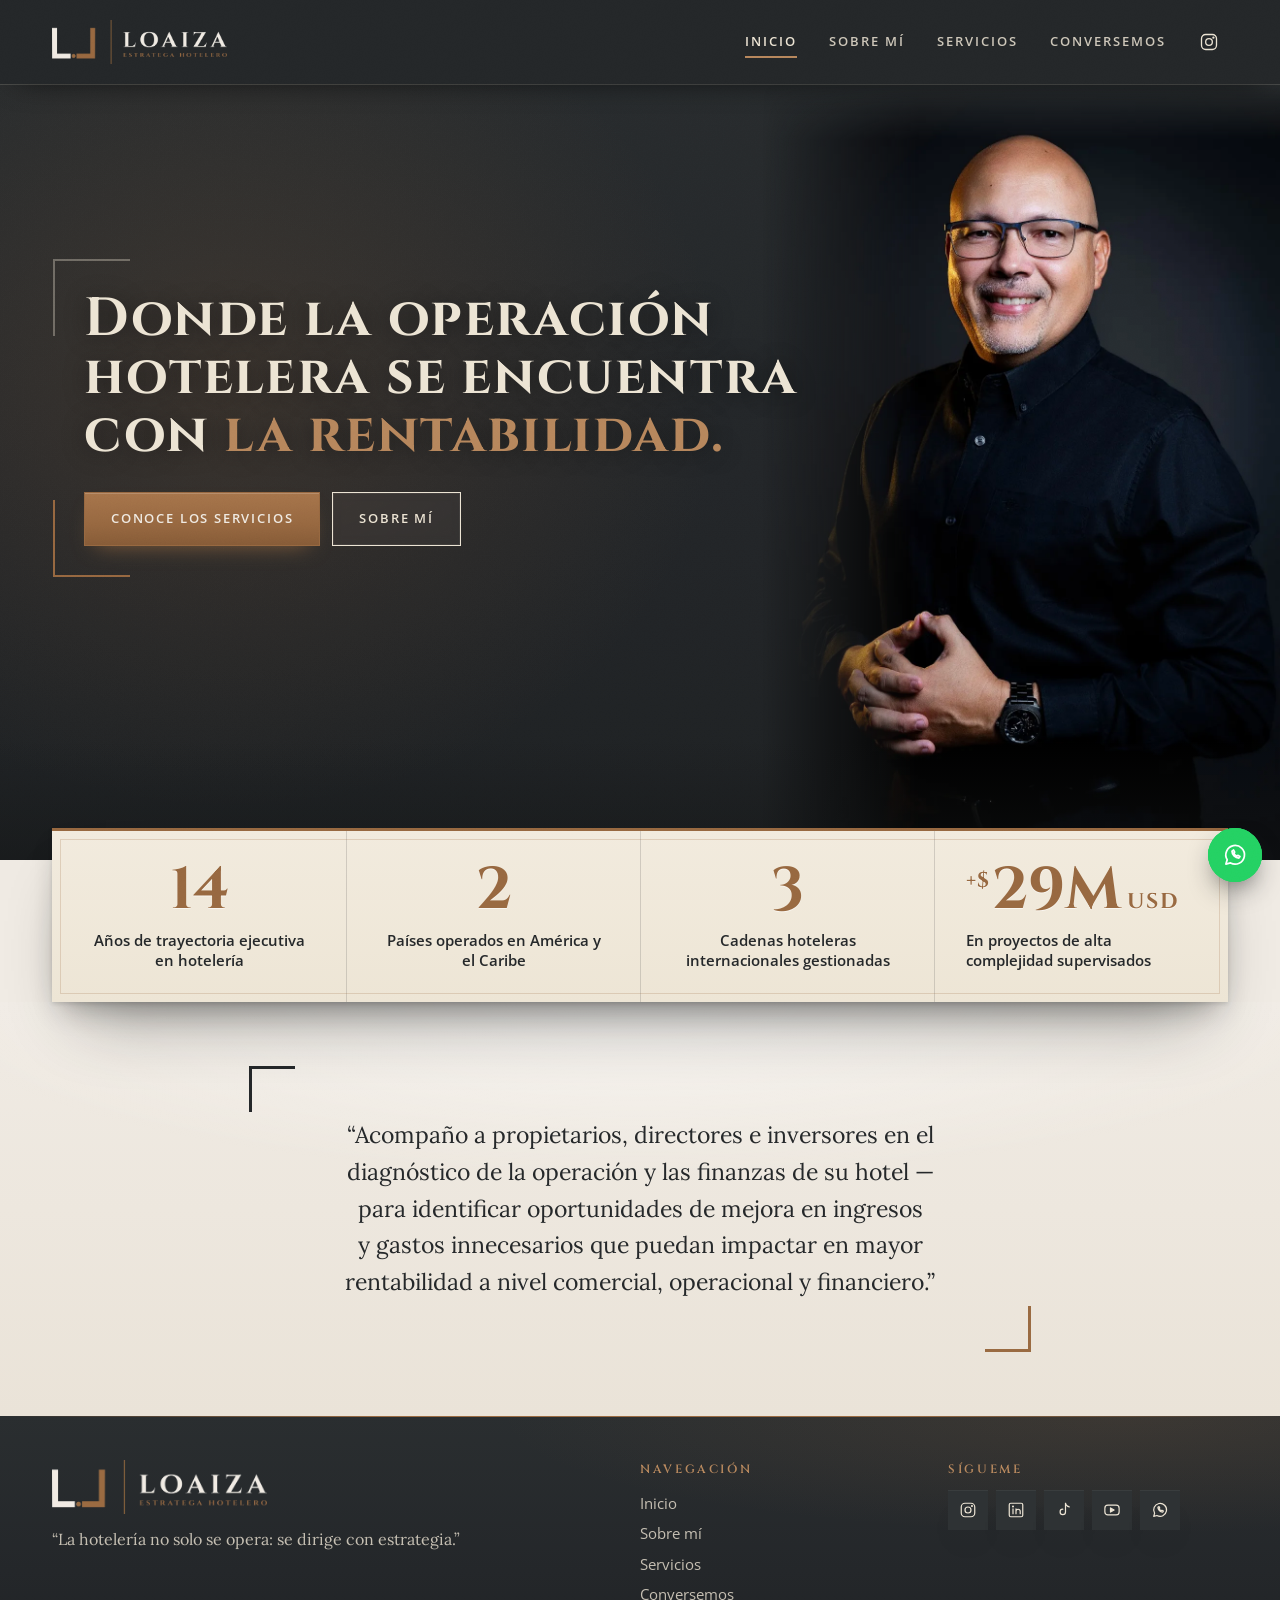
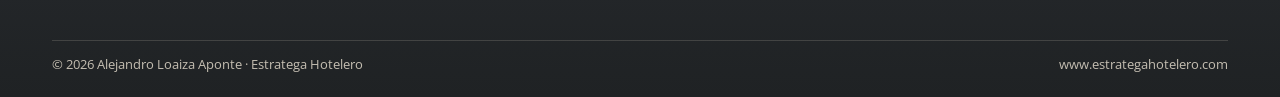
<file: index.html>
<!doctype html>
<html lang="es">
<head>
  <meta charset="utf-8">
  <meta name="viewport" content="width=device-width, initial-scale=1">
  <title>Alejandro Loaiza · Estratega Hotelero</title>
  <meta name="description" content="Donde la operación hotelera se encuentra con la rentabilidad. Consultoría hotelera, formación de directivos y conferencias con 30 años de trayectoria en cinco países.">
  <meta property="og:title" content="Alejandro Loaiza · Estratega Hotelero">
  <meta property="og:description" content="Operación, finanzas y estrategia bajo una misma visión.">
  <meta property="og:url" content="https://www.estrategahotelero.com/">
  <meta name="theme-color" content="#25282A">
  <link rel="icon" href="img/favicon.svg" type="image/svg+xml">
  <link rel="preconnect" href="https://fonts.googleapis.com">
  <link rel="preconnect" href="https://fonts.gstatic.com" crossorigin>
  <link href="https://fonts.googleapis.com/css2?family=Cinzel:wght@400;600;700&family=Lora:wght@400;500;600&family=Open+Sans:wght@300;400;600&display=swap" rel="stylesheet">
  <link rel="stylesheet" href="css/styles.css">
</head>
<body>

<svg width="0" height="0" style="position:absolute" aria-hidden="true">
  <symbol id="iso" viewBox="0 0 100 71">
    <path style="fill:var(--iso-a)" d="M0 0H11.4V59.4H43V71H0Z"/>
    <circle style="fill:var(--iso-b)" cx="50" cy="65.2" r="4.6"/>
    <path style="fill:var(--iso-b)" d="M100 0H88.6V59.4H57V71H100Z"/>
  </symbol>
  <symbol id="i-wa" viewBox="0 0 24 24" fill="none" stroke="currentColor" stroke-width="1.6" stroke-linecap="round" stroke-linejoin="round"><path d="M3.6 20.4l1.2-4.1a8.6 8.6 0 1 1 3.1 3z"/><path d="M9.2 8.4c0 3.5 2.9 6.4 6.4 6.4l1-1.5-2-1-.9.8a4.6 4.6 0 0 1-2.8-2.8l.8-.9-1-2z"/></symbol>
  <symbol id="i-ig" viewBox="0 0 24 24" fill="none" stroke="currentColor" stroke-width="1.6" stroke-linecap="round" stroke-linejoin="round"><rect x="3" y="3" width="18" height="18" rx="5"/><circle cx="12" cy="12" r="4"/><circle cx="17.3" cy="6.7" r=".6" fill="currentColor"/></symbol>
  <symbol id="i-in" viewBox="0 0 24 24" fill="none" stroke="currentColor" stroke-width="1.6" stroke-linecap="round" stroke-linejoin="round"><rect x="3" y="3" width="18" height="18" rx="2"/><path d="M8 10.5V17M12 17v-6.5M12 13.8a2.8 2.8 0 0 1 5.6 0V17"/><circle cx="8" cy="7.4" r=".6" fill="currentColor"/></symbol>
  <symbol id="i-tt" viewBox="0 0 24 24" fill="none" stroke="currentColor" stroke-width="1.6" stroke-linecap="round" stroke-linejoin="round"><path d="M14 3v11.5a3.6 3.6 0 1 1-3.6-3.6"/><path d="M14 3c.4 2.6 2.3 4.5 5 4.8"/></symbol>
  <symbol id="i-yt" viewBox="0 0 24 24" fill="none" stroke="currentColor" stroke-width="1.6" stroke-linecap="round" stroke-linejoin="round"><rect x="2.5" y="5.5" width="19" height="13" rx="4"/><path d="M10 9.2v5.6l4.8-2.8z" fill="currentColor"/></symbol>
  <linearGradient id="g-ig" x1="0" y1="1" x2="1" y2="0">
    <stop offset="0" stop-color="#FEDA75"/><stop offset=".3" stop-color="#FA7E1E"/><stop offset=".55" stop-color="#D62976"/><stop offset=".8" stop-color="#962FBF"/><stop offset="1" stop-color="#4F5BD5"/>
  </linearGradient>
  <symbol id="b-ig" viewBox="0 0 24 24"><rect width="24" height="24" rx="6" fill="url(#g-ig)"/><g fill="none" stroke="#fff" stroke-width="1.8"><rect x="5" y="5" width="14" height="14" rx="4"/><circle cx="12" cy="12" r="3.3"/></g><circle cx="16.1" cy="7.9" r="1" fill="#fff"/></symbol>
  <symbol id="b-in" viewBox="0 0 24 24"><rect width="24" height="24" rx="4" fill="#0A66C2"/><g fill="#fff"><rect x="5.5" y="9.5" width="2.8" height="9"/><circle cx="6.9" cy="6.5" r="1.65"/><path d="M10.6 9.5h2.7v1.25c.45-.8 1.5-1.45 2.9-1.45 2.4 0 2.9 1.6 2.9 3.6v5.6h-2.8v-4.9c0-1.1-.2-2-1.35-2-1.2 0-1.55.85-1.55 2v4.9h-2.8z"/></g></symbol>
  <symbol id="b-tt" viewBox="0 0 24 24"><rect width="24" height="24" rx="6" fill="#000"/><g fill="none" stroke-width="2.2" stroke-linecap="round" stroke-linejoin="round" transform="translate(3.3 3.4) scale(.72)"><g stroke="#25F4EE" transform="translate(-.9 -.7)"><path d="M14 3v11.5a3.6 3.6 0 1 1-3.6-3.6"/><path d="M14 3c.4 2.6 2.3 4.5 5 4.8"/></g><g stroke="#FE2C55" transform="translate(.9 .7)"><path d="M14 3v11.5a3.6 3.6 0 1 1-3.6-3.6"/><path d="M14 3c.4 2.6 2.3 4.5 5 4.8"/></g><g stroke="#fff"><path d="M14 3v11.5a3.6 3.6 0 1 1-3.6-3.6"/><path d="M14 3c.4 2.6 2.3 4.5 5 4.8"/></g></g></symbol>
</svg>

<header class="header">
  <div class="contenedor">
    <a href="index.html" class="isologo" aria-label="Loaiza · Estratega Hotelero — Inicio"><img class="logo" src="img/loaiza-logo-nav.webp" alt="" width="1000" height="251"></a>
    <button class="menu-toggle" aria-label="Abrir menú" aria-expanded="false"><span></span><span></span><span></span></button>
    <nav class="nav" aria-label="Principal">
      <a href="index.html" aria-current="page">Inicio</a>
      <a href="sobre-mi.html">Sobre mí</a>
      <a href="servicios.html">Servicios</a>
      <a href="contacto.html">Conversemos</a>
      <a href="contacto.html" class="btn oculto">Escríbeme</a>
    </nav>
    <div class="header-redes">
      <a href="https://instagram.com/elestrategahotelero" target="_blank" rel="noopener" aria-label="Instagram"><svg><use href="#i-ig"/></svg></a>
      <a class="oculto" data-wa="general" href="#" aria-label="WhatsApp"><svg><use href="#i-wa"/></svg></a>
    </div>
  </div>
</header>

<main>

  <!-- HOME -->
  <section class="hero hero--inicio">
    <img class="hero-foto" src="img/fotos-heros/imagen-inicial.webp" alt="Alejandro Loaiza Aponte, Estratega Hotelero" fetchpriority="high">
    <div class="contenedor">
      <h1 class="revelar">Donde la operación hotelera se encuentra con <em>la rentabilidad.</em></h1>
      <div class="botones revelar retraso-1">
        <a href="servicios.html" class="btn">Conoce los servicios</a>
        <a href="sobre-mi.html" class="btn btn-linea">Sobre mí</a>
      </div>
    </div>
  </section>

  <!-- NÚMEROS -->
  <section class="numeros" aria-label="Trayectoria en cifras">
    <div class="contenedor">
      <div class="grid">
        <div class="numero" data-contar="30">
          <div class="cifra"><span class="valor">30</span></div>
          <p>Años de trayectoria ejecutiva en hotelería</p>
        </div>
        <div class="numero" data-contar="5">
          <div class="cifra"><span class="valor">5</span></div>
          <p>Países operados en América y el Caribe</p>
        </div>
        <div class="numero" data-contar="7">
          <div class="cifra"><span class="valor">7</span></div>
          <p>Cadenas hoteleras internacionales gestionadas</p>
        </div>
        <div class="numero" data-contar="60">
          <div class="cifra"><small>+$</small><span class="valor">60</span>M<small class="moneda">USD</small></div>
          <p>En proyectos de alta complejidad supervisados</p>
        </div>
      </div>
    </div>
  </section>

  <!-- PROPUESTA -->
  <section class="seccion intro">
    <div class="contenedor">
      <p class="apertura">“Acompaño a propietarios, directores e inversores en el diagnóstico de la operación y las finanzas de su hotel — para identificar oportunidades de mejora en ingresos y gastos innecesarios que puedan impactar en mayor rentabilidad a nivel comercial, operacional y financiero.”</p>
    </div>
  </section>

</main>

<footer class="footer">
  <div class="contenedor">
    <div class="grid">
      <div>
        <a href="index.html" class="isologo" aria-label="Loaiza · Estratega Hotelero"><img class="logo" src="img/loaiza-logo-nav.webp" alt="" width="1000" height="251"></a>
        <p class="lema">“La hotelería no solo se opera: se dirige con estrategia.”</p>
      </div>
      <div>
        <h4>Navegación</h4>
        <ul>
          <li><a href="index.html">Inicio</a></li>
          <li><a href="sobre-mi.html">Sobre mí</a></li>
          <li><a href="servicios.html">Servicios</a></li>
          <li><a href="contacto.html">Conversemos</a></li>
        </ul>
      </div>
      <div>
        <h4>Sígueme</h4>
        <div class="iconos">
          <a href="https://instagram.com/elestrategahotelero" target="_blank" rel="noopener" aria-label="Instagram"><svg><use href="#i-ig"/></svg></a>
          <a data-linkedin href="#" aria-label="LinkedIn"><svg><use href="#i-in"/></svg></a>
          <a href="https://tiktok.com/@elestrategahotelero" target="_blank" rel="noopener" aria-label="TikTok"><svg><use href="#i-tt"/></svg></a>
          <a href="https://youtube.com/@elestrategahotelero" target="_blank" rel="noopener" aria-label="YouTube"><svg><use href="#i-yt"/></svg></a>
          <a data-wa="general" href="#" aria-label="WhatsApp"><svg><use href="#i-wa"/></svg></a>
        </div>
      </div>
    </div>
    <div class="legal">
      <span>© <span data-anio>2026</span> Alejandro Loaiza Aponte · Estratega Hotelero</span>
      <span>www.estrategahotelero.com</span>
    </div>
  </div>
</footer>

<a class="wa-flotante" data-wa="general" href="#" aria-label="Escribir por WhatsApp"><svg><use href="#i-wa"/></svg></a>

<script src="js/main.js"></script>
</body>
</html>
</file>
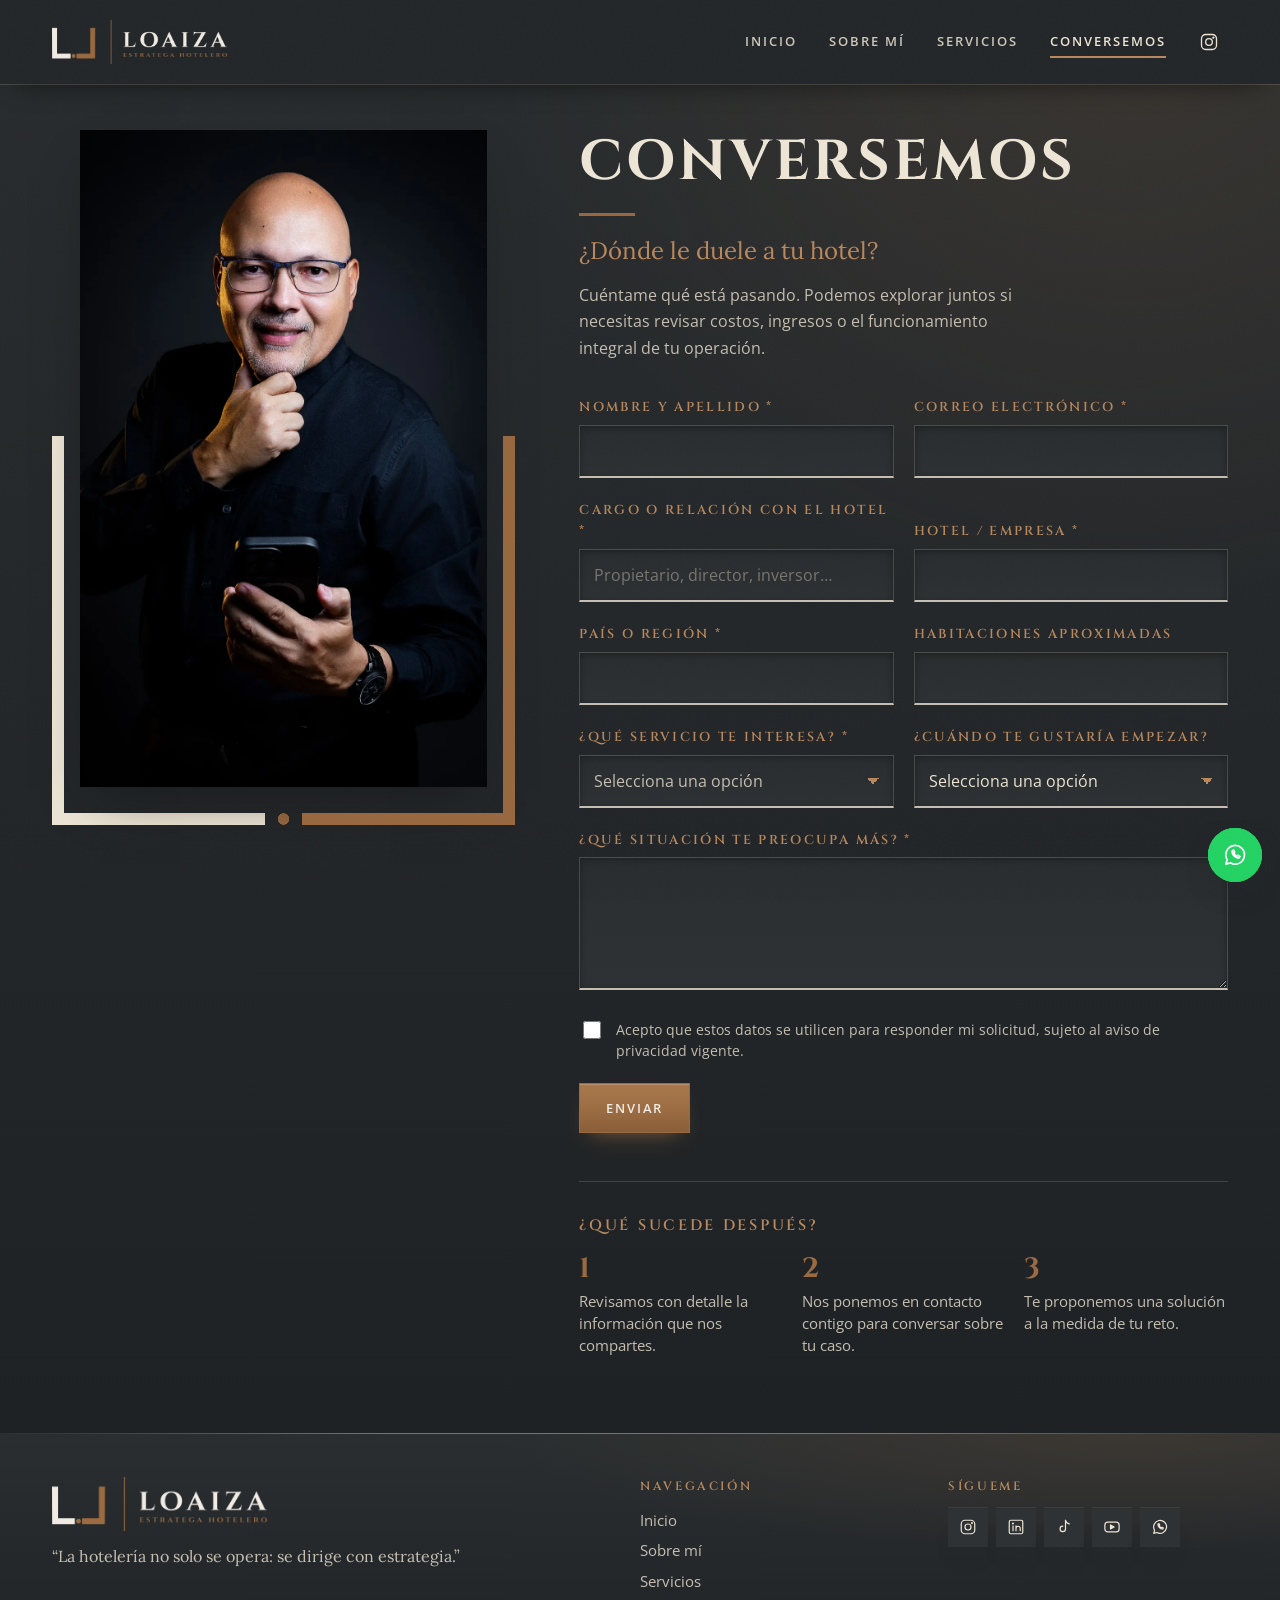
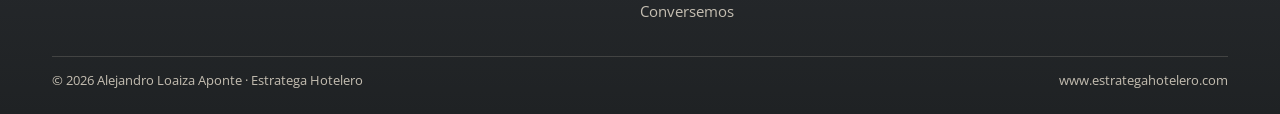
<file: contacto.html>
<!doctype html>
<html lang="es">
<head>
  <meta charset="utf-8">
  <meta name="viewport" content="width=device-width, initial-scale=1">
  <title>Conversemos · Alejandro Loaiza · Estratega Hotelero</title>
  <meta name="description" content="Conversemos. Cuéntale al Sr. Loaiza qué deseas resolver en tu hotel.">
  <meta property="og:title" content="Conversemos · Alejandro Loaiza · Estratega Hotelero">
  <meta property="og:description" content="Operación, finanzas y estrategia bajo una misma visión.">
  <meta property="og:url" content="https://www.estrategahotelero.com/contacto.html">
  <meta name="theme-color" content="#25282A">
  <link rel="icon" href="img/favicon.svg" type="image/svg+xml">
  <link rel="preconnect" href="https://fonts.googleapis.com">
  <link rel="preconnect" href="https://fonts.gstatic.com" crossorigin>
  <link href="https://fonts.googleapis.com/css2?family=Cinzel:wght@400;600;700&family=Lora:wght@400;500;600&family=Open+Sans:wght@300;400;600&display=swap" rel="stylesheet">
  <link rel="stylesheet" href="css/styles.css">
</head>
<body>

<svg width="0" height="0" style="position:absolute" aria-hidden="true">
  <symbol id="iso" viewBox="0 0 100 71">
    <path style="fill:var(--iso-a)" d="M0 0H11.4V59.4H43V71H0Z"/>
    <circle style="fill:var(--iso-b)" cx="50" cy="65.2" r="4.6"/>
    <path style="fill:var(--iso-b)" d="M100 0H88.6V59.4H57V71H100Z"/>
  </symbol>
  <symbol id="i-wa" viewBox="0 0 24 24" fill="none" stroke="currentColor" stroke-width="1.6" stroke-linecap="round" stroke-linejoin="round"><path d="M3.6 20.4l1.2-4.1a8.6 8.6 0 1 1 3.1 3z"/><path d="M9.2 8.4c0 3.5 2.9 6.4 6.4 6.4l1-1.5-2-1-.9.8a4.6 4.6 0 0 1-2.8-2.8l.8-.9-1-2z"/></symbol>
  <symbol id="i-ig" viewBox="0 0 24 24" fill="none" stroke="currentColor" stroke-width="1.6" stroke-linecap="round" stroke-linejoin="round"><rect x="3" y="3" width="18" height="18" rx="5"/><circle cx="12" cy="12" r="4"/><circle cx="17.3" cy="6.7" r=".6" fill="currentColor"/></symbol>
  <symbol id="i-in" viewBox="0 0 24 24" fill="none" stroke="currentColor" stroke-width="1.6" stroke-linecap="round" stroke-linejoin="round"><rect x="3" y="3" width="18" height="18" rx="2"/><path d="M8 10.5V17M12 17v-6.5M12 13.8a2.8 2.8 0 0 1 5.6 0V17"/><circle cx="8" cy="7.4" r=".6" fill="currentColor"/></symbol>
  <symbol id="i-tt" viewBox="0 0 24 24" fill="none" stroke="currentColor" stroke-width="1.6" stroke-linecap="round" stroke-linejoin="round"><path d="M14 3v11.5a3.6 3.6 0 1 1-3.6-3.6"/><path d="M14 3c.4 2.6 2.3 4.5 5 4.8"/></symbol>
  <symbol id="i-yt" viewBox="0 0 24 24" fill="none" stroke="currentColor" stroke-width="1.6" stroke-linecap="round" stroke-linejoin="round"><rect x="2.5" y="5.5" width="19" height="13" rx="4"/><path d="M10 9.2v5.6l4.8-2.8z" fill="currentColor"/></symbol>
</svg>

<header class="header">
  <div class="contenedor">
    <a href="index.html" class="isologo" aria-label="Loaiza · Estratega Hotelero — Inicio"><img class="logo" src="img/loaiza-logo-nav.webp" alt="" width="1000" height="251"></a>
    <button class="menu-toggle" aria-label="Abrir menú" aria-expanded="false"><span></span><span></span><span></span></button>
    <nav class="nav" aria-label="Principal">
      <a href="index.html">Inicio</a>
      <a href="sobre-mi.html">Sobre mí</a>
      <a href="servicios.html">Servicios</a>
      <a href="contacto.html" aria-current="page">Conversemos</a>
      <a href="contacto.html" class="btn oculto">Escríbeme</a>
    </nav>
    <div class="header-redes">
      <a href="https://instagram.com/elestrategahotelero" target="_blank" rel="noopener" aria-label="Instagram"><svg><use href="#i-ig"/></svg></a>
      <a class="oculto" data-wa="general" href="#" aria-label="WhatsApp"><svg><use href="#i-wa"/></svg></a>
    </div>
  </div>
</header>

<main>

  <!-- CONVERSEMOS -->
  <section class="seccion oscuro conversemos">
    <div class="contenedor conversemos-grid">
      <figure class="retrato">
        <img src="img/fotos-heros/foto-conversemos.webp" alt="Alejandro Loaiza Aponte, Estratega Hotelero" fetchpriority="high">
      </figure>
      <div>
        <h1 class="titulo subrayado">Conversemos</h1>
        <p class="subtitulo">¿Dónde le duele a tu hotel?</p>
        <p class="form-intro">Cuéntame qué está pasando. Podemos explorar juntos si necesitas revisar costos, ingresos o el funcionamiento integral de tu operación.</p>
        <form class="formulario" data-form-contacto novalidate>
          <div class="campos-2">
            <div class="campo">
              <label for="f-nombre">Nombre y apellido <span class="req" aria-hidden="true">*</span></label>
              <input id="f-nombre" name="nombre" type="text" autocomplete="name" required>
            </div>
            <div class="campo">
              <label for="f-correo">Correo electrónico <span class="req" aria-hidden="true">*</span></label>
              <input id="f-correo" name="correo" type="email" autocomplete="email" inputmode="email" required>
            </div>
            <div class="campo">
              <label for="f-cargo">Cargo o relación con el hotel <span class="req" aria-hidden="true">*</span></label>
              <input id="f-cargo" name="cargo" type="text" autocomplete="organization-title" placeholder="Propietario, director, inversor…" required>
            </div>
            <div class="campo">
              <label for="f-hotel">Hotel / empresa <span class="req" aria-hidden="true">*</span></label>
              <input id="f-hotel" name="hotel" type="text" autocomplete="organization" required>
            </div>
            <div class="campo">
              <label for="f-pais">País o región <span class="req" aria-hidden="true">*</span></label>
              <input id="f-pais" name="pais" type="text" autocomplete="country-name" required>
            </div>
            <div class="campo">
              <label for="f-habitaciones">Habitaciones aproximadas</label>
              <input id="f-habitaciones" name="habitaciones" type="number" min="1" inputmode="numeric">
            </div>
            <div class="campo">
              <label for="f-servicio">¿Qué servicio te interesa? <span class="req" aria-hidden="true">*</span></label>
              <select id="f-servicio" name="servicio" required>
                <option value="" selected disabled>Selecciona una opción</option>
                <option>El Costo Oculto</option>
                <option>Análisis de Ingresos y Rentabilidad</option>
                <option>Diagnóstico del Ciclo Completo</option>
                <option>Necesito orientación</option>
              </select>
            </div>
            <div class="campo">
              <label for="f-inicio">¿Cuándo te gustaría empezar?</label>
              <select id="f-inicio" name="inicio">
                <option value="" selected>Selecciona una opción</option>
                <option>Lo antes posible</option>
                <option>En el próximo mes</option>
                <option>En 1 a 3 meses</option>
                <option>Solo estoy explorando</option>
              </select>
            </div>
          </div>
          <div class="campo">
            <label for="f-mensaje">¿Qué situación te preocupa más? <span class="req" aria-hidden="true">*</span></label>
            <textarea id="f-mensaje" name="mensaje" rows="4" required></textarea>
          </div>
          <label class="consentimiento">
            <input type="checkbox" name="acepto" required>
            <span>Acepto que estos datos se utilicen para responder mi solicitud, sujeto al aviso de privacidad vigente.</span>
          </label>
          <p class="form-error" role="alert" hidden>Por favor completa los campos obligatorios (*) con un correo válido y acepta el uso de tus datos.</p>
          <button type="submit" class="btn">Enviar</button>
        </form>
        <div class="form-gracias" role="status" tabindex="-1" hidden>
          <h2>¡Gracias por escribirnos!</h2>
          <p>Estaremos en contacto contigo muy pronto para resolver juntos ese reto que tienes en tu hotel.</p>
        </div>

        <div class="despues">
          <h2>¿Qué sucede después?</h2>
          <ol>
            <li>Revisamos con detalle la información que nos compartes.</li>
            <li>Nos ponemos en contacto contigo para conversar sobre tu caso.</li>
            <li>Te proponemos una solución a la medida de tu reto.</li>
          </ol>
        </div>
      </div>
    </div>
  </section>

</main>

<footer class="footer">
  <div class="contenedor">
    <div class="grid">
      <div>
        <a href="index.html" class="isologo" aria-label="Loaiza · Estratega Hotelero"><img class="logo" src="img/loaiza-logo-nav.webp" alt="" width="1000" height="251"></a>
        <p class="lema">“La hotelería no solo se opera: se dirige con estrategia.”</p>
      </div>
      <div>
        <h4>Navegación</h4>
        <ul>
          <li><a href="index.html">Inicio</a></li>
          <li><a href="sobre-mi.html">Sobre mí</a></li>
          <li><a href="servicios.html">Servicios</a></li>
          <li><a href="contacto.html">Conversemos</a></li>
        </ul>
      </div>
      <div>
        <h4>Sígueme</h4>
        <div class="iconos">
          <a href="https://instagram.com/elestrategahotelero" target="_blank" rel="noopener" aria-label="Instagram"><svg><use href="#i-ig"/></svg></a>
          <a data-linkedin href="#" aria-label="LinkedIn"><svg><use href="#i-in"/></svg></a>
          <a href="https://tiktok.com/@elestrategahotelero" target="_blank" rel="noopener" aria-label="TikTok"><svg><use href="#i-tt"/></svg></a>
          <a href="https://youtube.com/@elestrategahotelero" target="_blank" rel="noopener" aria-label="YouTube"><svg><use href="#i-yt"/></svg></a>
          <a data-wa="general" href="#" aria-label="WhatsApp"><svg><use href="#i-wa"/></svg></a>
        </div>
      </div>
    </div>
    <div class="legal">
      <span>© <span data-anio>2026</span> Alejandro Loaiza Aponte · Estratega Hotelero</span>
      <span>www.estrategahotelero.com</span>
    </div>
  </div>
</footer>

<a class="wa-flotante" data-wa="general" href="#" aria-label="Escribir por WhatsApp"><svg><use href="#i-wa"/></svg></a>

<script src="js/main.js"></script>
</body>
</html>
</file>
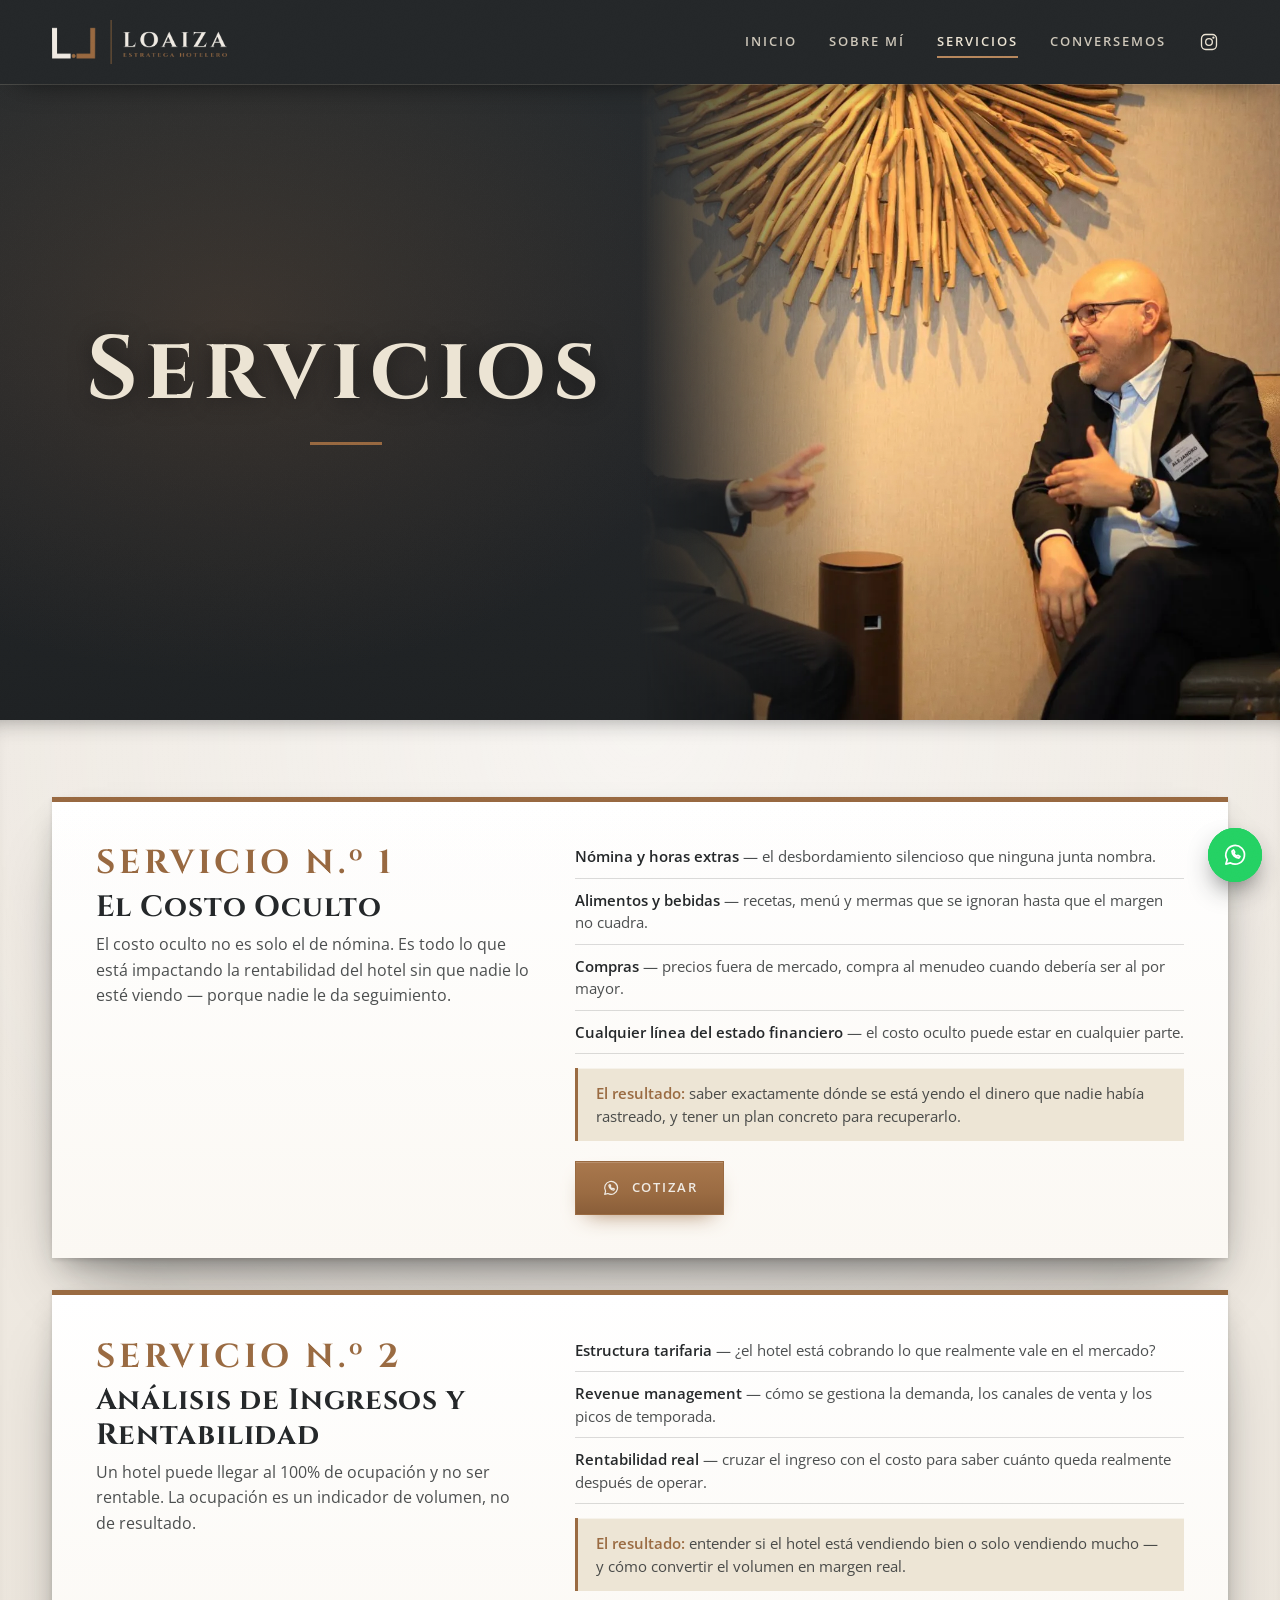
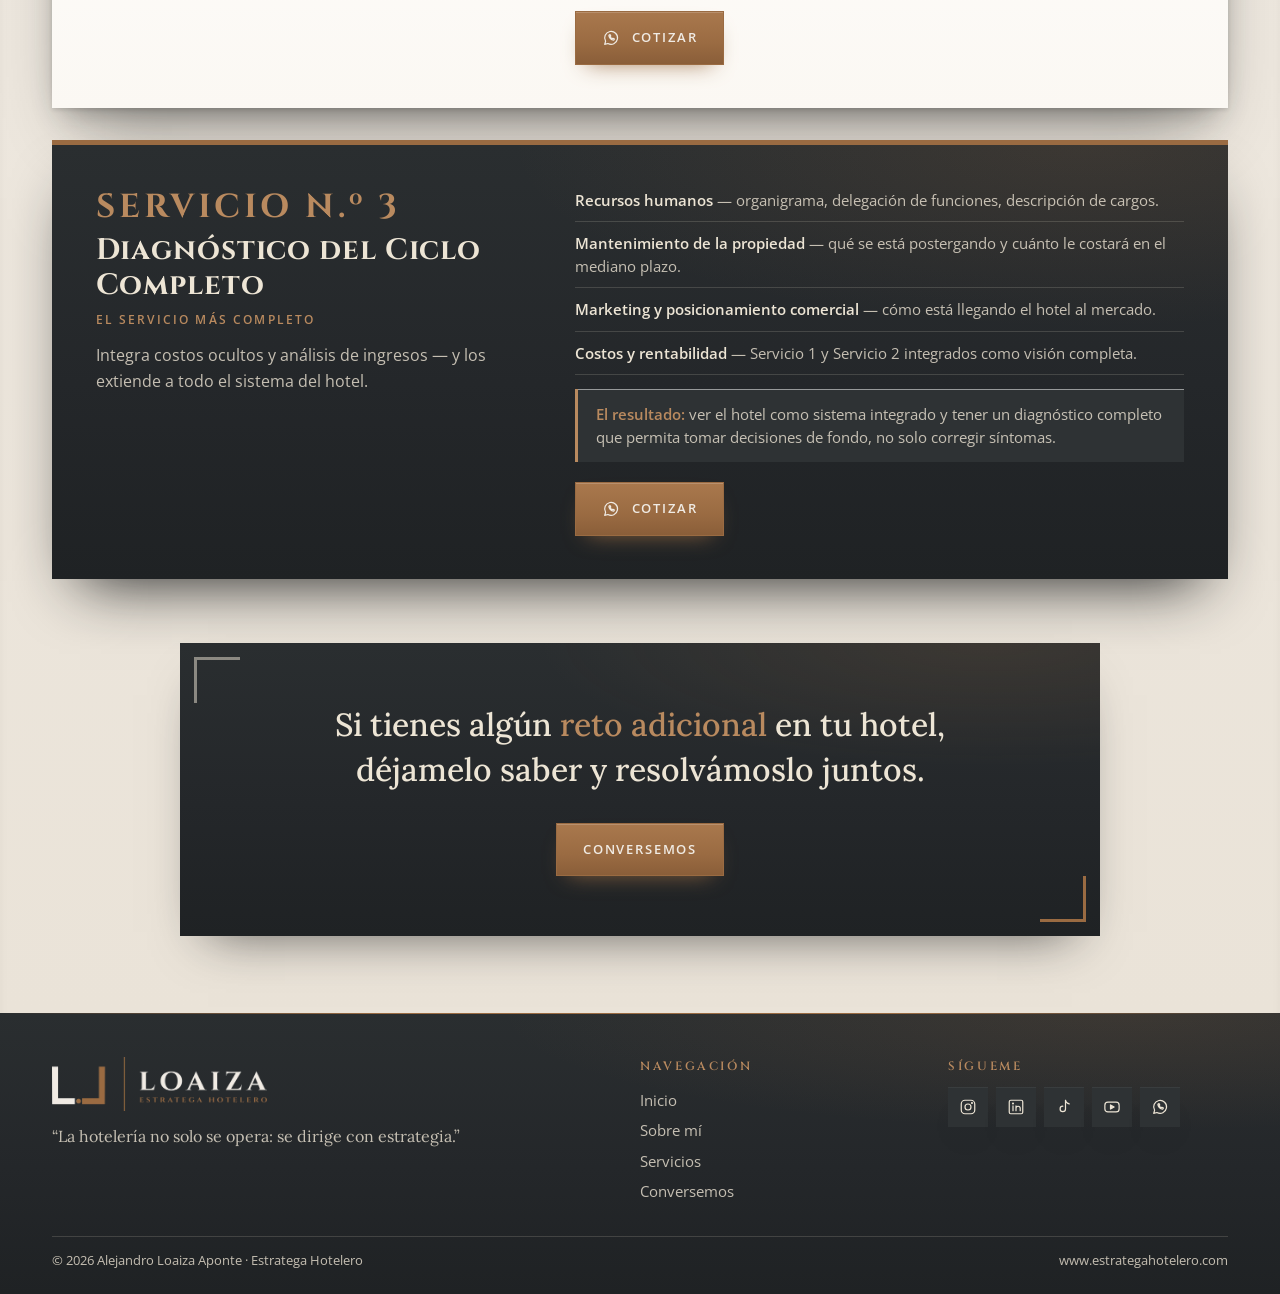
<file: servicios.html>
<!doctype html>
<html lang="es">
<head>
  <meta charset="utf-8">
  <meta name="viewport" content="width=device-width, initial-scale=1">
  <title>Servicios · Alejandro Loaiza · Estratega Hotelero</title>
  <meta name="description" content="Tres servicios de consultoría hotelera: El Costo Oculto, Análisis de Ingresos y Rentabilidad y Diagnóstico del Ciclo Completo.">
  <meta property="og:title" content="Servicios · Alejandro Loaiza · Estratega Hotelero">
  <meta property="og:description" content="Operación, finanzas y estrategia bajo una misma visión.">
  <meta property="og:url" content="https://www.estrategahotelero.com/servicios.html">
  <meta name="theme-color" content="#25282A">
  <link rel="icon" href="img/favicon.svg" type="image/svg+xml">
  <link rel="preconnect" href="https://fonts.googleapis.com">
  <link rel="preconnect" href="https://fonts.gstatic.com" crossorigin>
  <link href="https://fonts.googleapis.com/css2?family=Cinzel:wght@400;600;700&family=Lora:wght@400;500;600&family=Open+Sans:wght@300;400;600&display=swap" rel="stylesheet">
  <link rel="stylesheet" href="css/styles.css">
</head>
<body class="pagina-servicios">

<svg width="0" height="0" style="position:absolute" aria-hidden="true">
  <symbol id="iso" viewBox="0 0 100 71">
    <path style="fill:var(--iso-a)" d="M0 0H11.4V59.4H43V71H0Z"/>
    <circle style="fill:var(--iso-b)" cx="50" cy="65.2" r="4.6"/>
    <path style="fill:var(--iso-b)" d="M100 0H88.6V59.4H57V71H100Z"/>
  </symbol>
  <symbol id="i-wa" viewBox="0 0 24 24" fill="none" stroke="currentColor" stroke-width="1.6" stroke-linecap="round" stroke-linejoin="round"><path d="M3.6 20.4l1.2-4.1a8.6 8.6 0 1 1 3.1 3z"/><path d="M9.2 8.4c0 3.5 2.9 6.4 6.4 6.4l1-1.5-2-1-.9.8a4.6 4.6 0 0 1-2.8-2.8l.8-.9-1-2z"/></symbol>
  <symbol id="i-ig" viewBox="0 0 24 24" fill="none" stroke="currentColor" stroke-width="1.6" stroke-linecap="round" stroke-linejoin="round"><rect x="3" y="3" width="18" height="18" rx="5"/><circle cx="12" cy="12" r="4"/><circle cx="17.3" cy="6.7" r=".6" fill="currentColor"/></symbol>
  <symbol id="i-in" viewBox="0 0 24 24" fill="none" stroke="currentColor" stroke-width="1.6" stroke-linecap="round" stroke-linejoin="round"><rect x="3" y="3" width="18" height="18" rx="2"/><path d="M8 10.5V17M12 17v-6.5M12 13.8a2.8 2.8 0 0 1 5.6 0V17"/><circle cx="8" cy="7.4" r=".6" fill="currentColor"/></symbol>
  <symbol id="i-tt" viewBox="0 0 24 24" fill="none" stroke="currentColor" stroke-width="1.6" stroke-linecap="round" stroke-linejoin="round"><path d="M14 3v11.5a3.6 3.6 0 1 1-3.6-3.6"/><path d="M14 3c.4 2.6 2.3 4.5 5 4.8"/></symbol>
  <symbol id="i-yt" viewBox="0 0 24 24" fill="none" stroke="currentColor" stroke-width="1.6" stroke-linecap="round" stroke-linejoin="round"><rect x="2.5" y="5.5" width="19" height="13" rx="4"/><path d="M10 9.2v5.6l4.8-2.8z" fill="currentColor"/></symbol>
</svg>

<header class="header">
  <div class="contenedor">
    <a href="index.html" class="isologo" aria-label="Loaiza · Estratega Hotelero — Inicio"><img class="logo" src="img/loaiza-logo-nav.webp" alt="" width="1000" height="251"></a>
    <button class="menu-toggle" aria-label="Abrir menú" aria-expanded="false"><span></span><span></span><span></span></button>
    <nav class="nav" aria-label="Principal">
      <a href="index.html">Inicio</a>
      <a href="sobre-mi.html">Sobre mí</a>
      <a href="servicios.html" aria-current="page">Servicios</a>
      <a href="contacto.html">Conversemos</a>
      <a href="contacto.html" class="btn oculto">Escríbeme</a>
    </nav>
    <div class="header-redes">
      <a href="https://instagram.com/elestrategahotelero" target="_blank" rel="noopener" aria-label="Instagram"><svg><use href="#i-ig"/></svg></a>
      <a class="oculto" data-wa="general" href="#" aria-label="WhatsApp"><svg><use href="#i-wa"/></svg></a>
    </div>
  </div>
</header>

<main>

  <!-- HOME -->
  <section class="hero hero--interna hero--servicios hero--sin-sombra">
    <img class="hero-foto" src="img/fotos-carousel/WhatsApp%20Image%202026-11-05%20at%208.05.43%20AM%20(2).webp" alt="Alejandro Loaiza conversando en el lobby de un hotel" fetchpriority="high">
    <div class="contenedor">
      <h1 class="revelar">Servicios</h1>
    </div>
  </section>

  <!-- LOS TRES SERVICIOS -->
  <section class="seccion" id="consultoria">
    <div class="contenedor">
      <article class="oferta">
        <div>
          <div class="oferta-num">Servicio N.º 1</div>
          <h3>El Costo Oculto</h3>
          <p class="cuerpo">El costo oculto no es solo el de nómina. Es todo lo que está impactando la rentabilidad del hotel sin que nadie lo esté viendo — porque nadie le da seguimiento.</p>
        </div>
        <div>
          <ul class="oferta-puntos">
            <li><strong>Nómina y horas extras</strong> — el desbordamiento silencioso que ninguna junta nombra.</li>
            <li><strong>Alimentos y bebidas</strong> — recetas, menú y mermas que se ignoran hasta que el margen no cuadra.</li>
            <li><strong>Compras</strong> — precios fuera de mercado, compra al menudeo cuando debería ser al por mayor.</li>
            <li><strong>Cualquier línea del estado financiero</strong> — el costo oculto puede estar en cualquier parte.</li>
          </ul>
          <p class="oferta-resultado"><strong>El resultado:</strong> saber exactamente dónde se está yendo el dinero que nadie había rastreado, y tener un plan concreto para recuperarlo.</p>
          <a class="btn btn-cotizar" data-wa="servicio1" href="#"><svg aria-hidden="true"><use href="#i-wa"/></svg>Cotizar</a>
        </div>
      </article>
      <article class="oferta">
        <div>
          <div class="oferta-num">Servicio N.º 2</div>
          <h3>Análisis de Ingresos y Rentabilidad</h3>
          <p class="cuerpo">Un hotel puede llegar al 100% de ocupación y no ser rentable. La ocupación es un indicador de volumen, no de resultado.</p>
        </div>
        <div>
          <ul class="oferta-puntos">
            <li><strong>Estructura tarifaria</strong> — ¿el hotel está cobrando lo que realmente vale en el mercado?</li>
            <li><strong>Revenue management</strong> — cómo se gestiona la demanda, los canales de venta y los picos de temporada.</li>
            <li><strong>Rentabilidad real</strong> — cruzar el ingreso con el costo para saber cuánto queda realmente después de operar.</li>
          </ul>
          <p class="oferta-resultado"><strong>El resultado:</strong> entender si el hotel está vendiendo bien o solo vendiendo mucho — y cómo convertir el volumen en margen real.</p>
          <a class="btn btn-cotizar" data-wa="servicio2" href="#"><svg aria-hidden="true"><use href="#i-wa"/></svg>Cotizar</a>
        </div>
      </article>
      <article class="oferta integral">
        <div>
          <div class="oferta-num">Servicio N.º 3</div>
          <h3>Diagnóstico del Ciclo Completo</h3>
          <span class="sello">El servicio más completo</span>
          <p class="cuerpo">Integra costos ocultos y análisis de ingresos — y los extiende a todo el sistema del hotel.</p>
        </div>
        <div>
          <ul class="oferta-puntos">
            <li><strong>Recursos humanos</strong> — organigrama, delegación de funciones, descripción de cargos.</li>
            <li><strong>Mantenimiento de la propiedad</strong> — qué se está postergando y cuánto le costará en el mediano plazo.</li>
            <li><strong>Marketing y posicionamiento comercial</strong> — cómo está llegando el hotel al mercado.</li>
            <li><strong>Costos y rentabilidad</strong> — Servicio 1 y Servicio 2 integrados como visión completa.</li>
          </ul>
          <p class="oferta-resultado"><strong>El resultado:</strong> ver el hotel como sistema integrado y tener un diagnóstico completo que permita tomar decisiones de fondo, no solo corregir síntomas.</p>
          <a class="btn btn-cotizar" data-wa="servicio3" href="#"><svg aria-hidden="true"><use href="#i-wa"/></svg>Cotizar</a>
        </div>
      </article>
      <div class="reto-cta oscuro revelar">
        <p class="reto-cta-texto"><span class="linea">Si tienes algún <em>reto adicional</em> en tu hotel,</span> <span class="linea">déjamelo saber y resolvámoslo juntos.</span></p>
        <a href="contacto.html" class="btn">Conversemos</a>
      </div>
    </div>
  </section>

</main>

<footer class="footer">
  <div class="contenedor">
    <div class="grid">
      <div>
        <a href="index.html" class="isologo" aria-label="Loaiza · Estratega Hotelero"><img class="logo" src="img/loaiza-logo-nav.webp" alt="" width="1000" height="251"></a>
        <p class="lema">“La hotelería no solo se opera: se dirige con estrategia.”</p>
      </div>
      <div>
        <h4>Navegación</h4>
        <ul>
          <li><a href="index.html">Inicio</a></li>
          <li><a href="sobre-mi.html">Sobre mí</a></li>
          <li><a href="servicios.html">Servicios</a></li>
          <li><a href="contacto.html">Conversemos</a></li>
        </ul>
      </div>
      <div>
        <h4>Sígueme</h4>
        <div class="iconos">
          <a href="https://instagram.com/elestrategahotelero" target="_blank" rel="noopener" aria-label="Instagram"><svg><use href="#i-ig"/></svg></a>
          <a data-linkedin href="#" aria-label="LinkedIn"><svg><use href="#i-in"/></svg></a>
          <a href="https://tiktok.com/@elestrategahotelero" target="_blank" rel="noopener" aria-label="TikTok"><svg><use href="#i-tt"/></svg></a>
          <a href="https://youtube.com/@elestrategahotelero" target="_blank" rel="noopener" aria-label="YouTube"><svg><use href="#i-yt"/></svg></a>
          <a data-wa="general" href="#" aria-label="WhatsApp"><svg><use href="#i-wa"/></svg></a>
        </div>
      </div>
    </div>
    <div class="legal">
      <span>© <span data-anio>2026</span> Alejandro Loaiza Aponte · Estratega Hotelero</span>
      <span>www.estrategahotelero.com</span>
    </div>
  </div>
</footer>

<a class="wa-flotante" data-wa="general" href="#" aria-label="Escribir por WhatsApp"><svg><use href="#i-wa"/></svg></a>

<script src="js/main.js"></script>
</body>
</html>
</file>
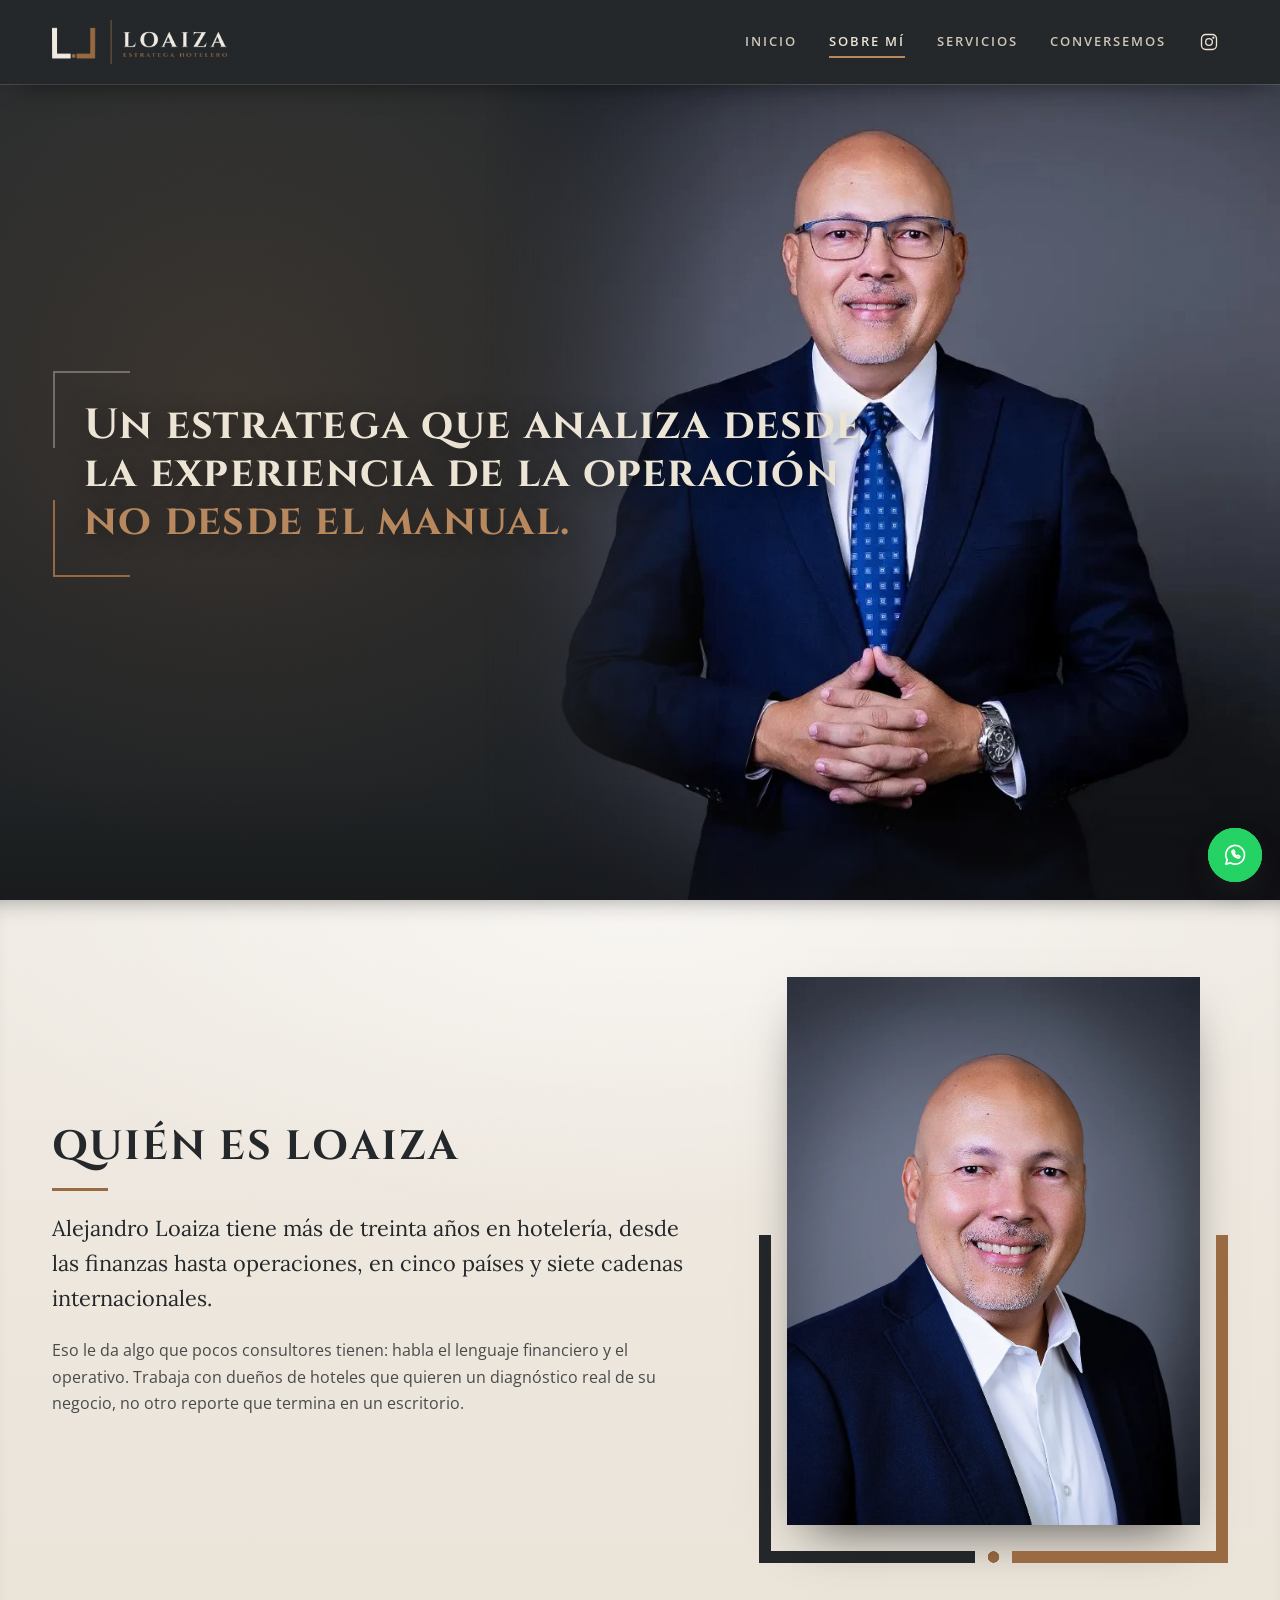
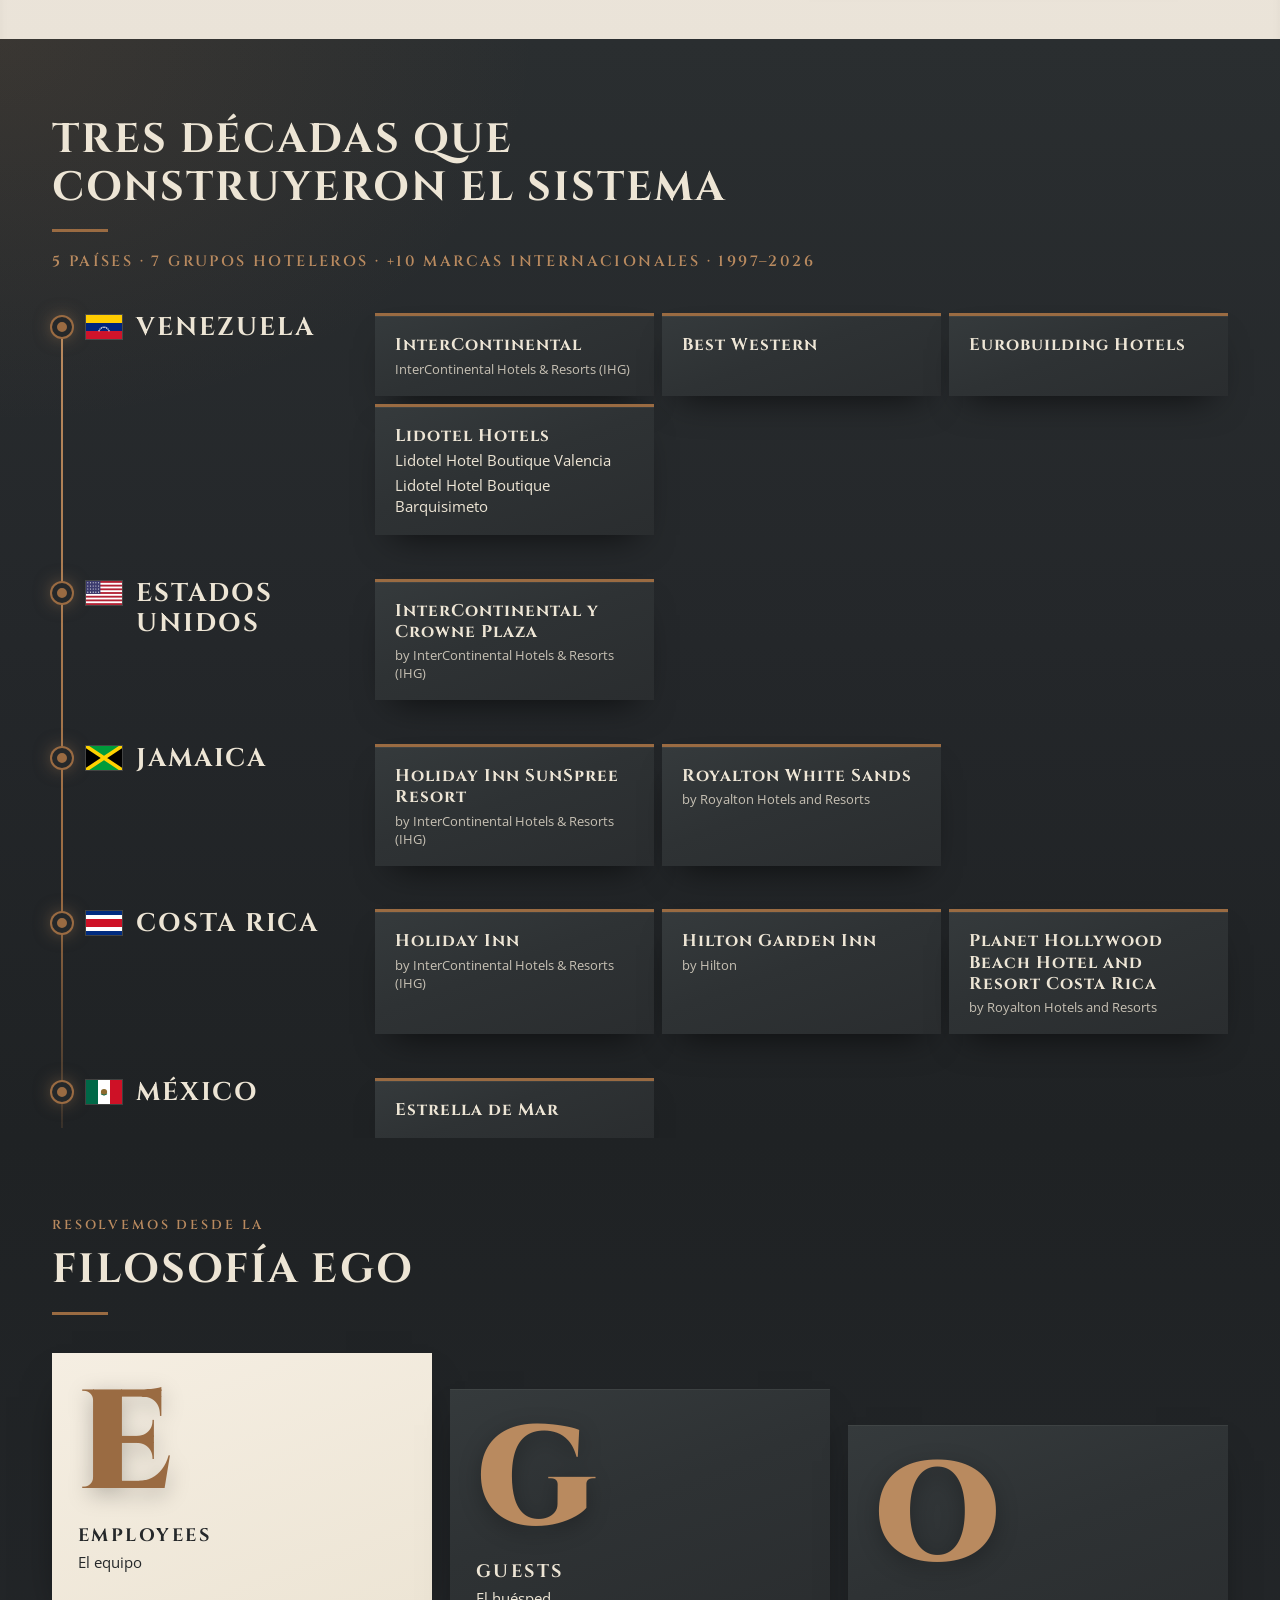
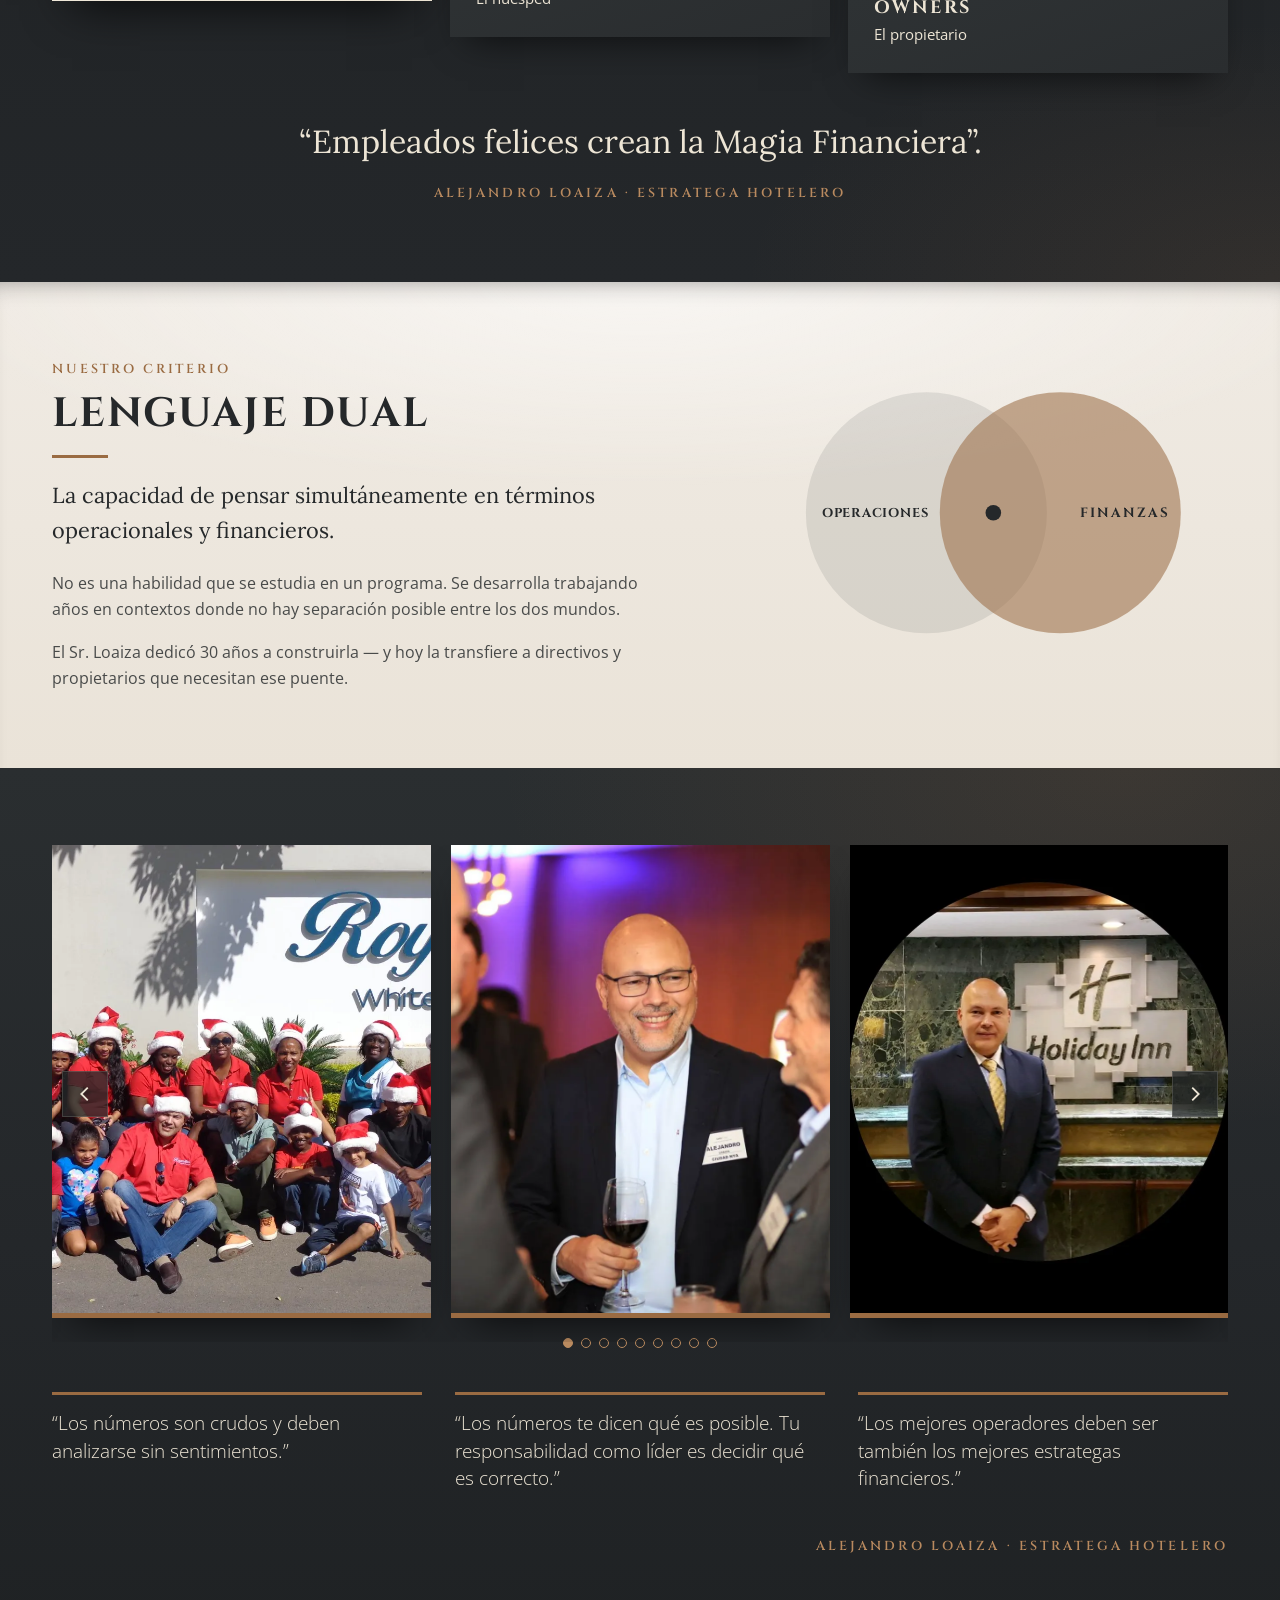
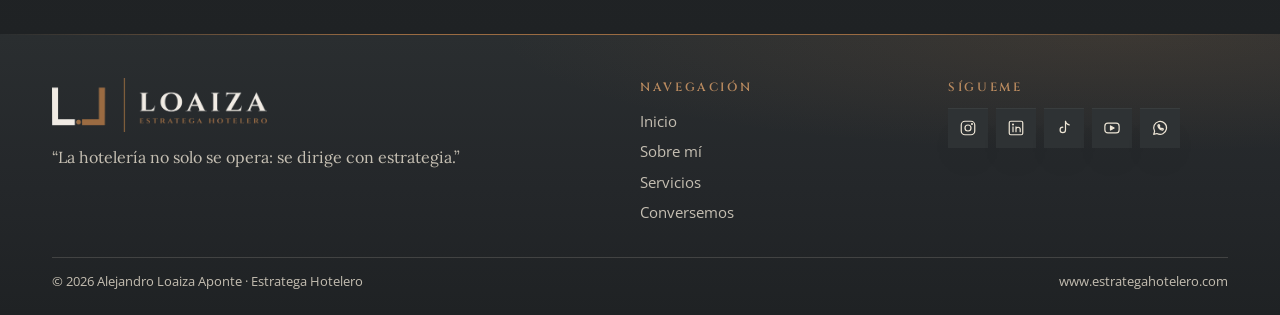
<file: sobre-mi.html>
<!doctype html>
<html lang="es">
<head>
  <meta charset="utf-8">
  <meta name="viewport" content="width=device-width, initial-scale=1">
  <title>Sobre mí · Alejandro Loaiza · Estratega Hotelero</title>
  <meta name="description" content="Un estratega que analiza desde la experiencia de la operación, no desde el manual. Trayectoria en cinco países y siete grupos hoteleros, Filosofía EGO y Lenguaje Dual.">
  <meta property="og:title" content="Sobre mí · Alejandro Loaiza · Estratega Hotelero">
  <meta property="og:description" content="Operación, finanzas y estrategia bajo una misma visión.">
  <meta property="og:url" content="https://www.estrategahotelero.com/sobre-mi.html">
  <meta name="theme-color" content="#25282A">
  <link rel="icon" href="img/favicon.svg" type="image/svg+xml">
  <link rel="preconnect" href="https://fonts.googleapis.com">
  <link rel="preconnect" href="https://fonts.gstatic.com" crossorigin>
  <link href="https://fonts.googleapis.com/css2?family=Cinzel:wght@400;600;700&family=Lora:wght@400;500;600&family=Open+Sans:wght@300;400;600&display=swap" rel="stylesheet">
  <link rel="stylesheet" href="css/styles.css">
</head>
<body>

<svg width="0" height="0" style="position:absolute" aria-hidden="true">
  <symbol id="iso" viewBox="0 0 100 71">
    <path style="fill:var(--iso-a)" d="M0 0H11.4V59.4H43V71H0Z"/>
    <circle style="fill:var(--iso-b)" cx="50" cy="65.2" r="4.6"/>
    <path style="fill:var(--iso-b)" d="M100 0H88.6V59.4H57V71H100Z"/>
  </symbol>
  <symbol id="i-wa" viewBox="0 0 24 24" fill="none" stroke="currentColor" stroke-width="1.6" stroke-linecap="round" stroke-linejoin="round"><path d="M3.6 20.4l1.2-4.1a8.6 8.6 0 1 1 3.1 3z"/><path d="M9.2 8.4c0 3.5 2.9 6.4 6.4 6.4l1-1.5-2-1-.9.8a4.6 4.6 0 0 1-2.8-2.8l.8-.9-1-2z"/></symbol>
  <symbol id="i-ig" viewBox="0 0 24 24" fill="none" stroke="currentColor" stroke-width="1.6" stroke-linecap="round" stroke-linejoin="round"><rect x="3" y="3" width="18" height="18" rx="5"/><circle cx="12" cy="12" r="4"/><circle cx="17.3" cy="6.7" r=".6" fill="currentColor"/></symbol>
  <symbol id="i-in" viewBox="0 0 24 24" fill="none" stroke="currentColor" stroke-width="1.6" stroke-linecap="round" stroke-linejoin="round"><rect x="3" y="3" width="18" height="18" rx="2"/><path d="M8 10.5V17M12 17v-6.5M12 13.8a2.8 2.8 0 0 1 5.6 0V17"/><circle cx="8" cy="7.4" r=".6" fill="currentColor"/></symbol>
  <symbol id="i-tt" viewBox="0 0 24 24" fill="none" stroke="currentColor" stroke-width="1.6" stroke-linecap="round" stroke-linejoin="round"><path d="M14 3v11.5a3.6 3.6 0 1 1-3.6-3.6"/><path d="M14 3c.4 2.6 2.3 4.5 5 4.8"/></symbol>
  <symbol id="i-yt" viewBox="0 0 24 24" fill="none" stroke="currentColor" stroke-width="1.6" stroke-linecap="round" stroke-linejoin="round"><rect x="2.5" y="5.5" width="19" height="13" rx="4"/><path d="M10 9.2v5.6l4.8-2.8z" fill="currentColor"/></symbol>
  <symbol id="f-ve" viewBox="0 0 30 20"><rect width="30" height="6.67" fill="#FFCC00"/><rect y="6.67" width="30" height="6.67" fill="#00247D"/><rect y="13.33" width="30" height="6.67" fill="#CF142B"/><g fill="#fff"><circle cx="10.87" cy="13.10" r=".6"/><circle cx="11.63" cy="11.77" r=".6"/><circle cx="12.80" cy="10.79" r=".6"/><circle cx="14.24" cy="10.27" r=".6"/><circle cx="15.76" cy="10.27" r=".6"/><circle cx="17.20" cy="10.79" r=".6"/><circle cx="18.37" cy="11.77" r=".6"/><circle cx="19.13" cy="13.10" r=".6"/></g></symbol>
  <symbol id="f-mx" viewBox="0 0 30 20"><rect width="10" height="20" fill="#006847"/><rect x="10" width="10" height="20" fill="#fff"/><rect x="20" width="10" height="20" fill="#CE1126"/><circle cx="15" cy="10" r="2.6" fill="#8C6A2F"/><path d="M12.4 11.6q2.6 2.2 5.2 0" fill="none" stroke="#006847" stroke-width=".7"/></symbol>
  <symbol id="f-us" viewBox="0 0 30 20"><rect width="30" height="20" fill="#fff"/><g fill="#B22234"><rect y="0.000" width="30" height="1.538"/><rect y="3.077" width="30" height="1.538"/><rect y="6.154" width="30" height="1.538"/><rect y="9.231" width="30" height="1.538"/><rect y="12.308" width="30" height="1.538"/><rect y="15.385" width="30" height="1.538"/><rect y="18.462" width="30" height="1.538"/></g><rect width="12" height="10.77" fill="#3C3B6E"/><g fill="#fff"><circle cx="1.5" cy="1.5" r=".45"/><circle cx="3.8" cy="1.5" r=".45"/><circle cx="6.0" cy="1.5" r=".45"/><circle cx="8.2" cy="1.5" r=".45"/><circle cx="10.5" cy="1.5" r=".45"/><circle cx="1.5" cy="4.1" r=".45"/><circle cx="3.8" cy="4.1" r=".45"/><circle cx="6.0" cy="4.1" r=".45"/><circle cx="8.2" cy="4.1" r=".45"/><circle cx="10.5" cy="4.1" r=".45"/><circle cx="1.5" cy="6.7" r=".45"/><circle cx="3.8" cy="6.7" r=".45"/><circle cx="6.0" cy="6.7" r=".45"/><circle cx="8.2" cy="6.7" r=".45"/><circle cx="10.5" cy="6.7" r=".45"/><circle cx="1.5" cy="9.3" r=".45"/><circle cx="3.8" cy="9.3" r=".45"/><circle cx="6.0" cy="9.3" r=".45"/><circle cx="8.2" cy="9.3" r=".45"/><circle cx="10.5" cy="9.3" r=".45"/></g></symbol>
  <symbol id="f-jm" viewBox="0 0 30 20"><rect width="30" height="20" fill="#000"/><path d="M0 0H30L15 10ZM0 20H30L15 10Z" fill="#009B3A"/><path d="M0 0L30 20M30 0L0 20" stroke="#FED100" stroke-width="3"/></symbol>
  <symbol id="f-cr" viewBox="0 0 30 20"><rect width="30" height="20" fill="#002B7F"/><rect y="3.33" width="30" height="13.34" fill="#fff"/><rect y="6.67" width="30" height="6.66" fill="#CE1126"/></symbol>
</svg>

<header class="header">
  <div class="contenedor">
    <a href="index.html" class="isologo" aria-label="Loaiza · Estratega Hotelero — Inicio"><img class="logo" src="img/loaiza-logo-nav.webp" alt="" width="1000" height="251"></a>
    <button class="menu-toggle" aria-label="Abrir menú" aria-expanded="false"><span></span><span></span><span></span></button>
    <nav class="nav" aria-label="Principal">
      <a href="index.html">Inicio</a>
      <a href="sobre-mi.html" aria-current="page">Sobre mí</a>
      <a href="servicios.html">Servicios</a>
      <a href="contacto.html">Conversemos</a>
      <a href="contacto.html" class="btn oculto">Escríbeme</a>
    </nav>
    <div class="header-redes">
      <a href="https://instagram.com/elestrategahotelero" target="_blank" rel="noopener" aria-label="Instagram"><svg><use href="#i-ig"/></svg></a>
      <a class="oculto" data-wa="general" href="#" aria-label="WhatsApp"><svg><use href="#i-wa"/></svg></a>
    </div>
  </div>
</header>

<main>

  <!-- HOME -->
  <section class="hero hero--interna hero--frase">
    <img class="hero-foto" src="img/fotos-heros/foto-sobremi-hero.webp" alt="Alejandro Loaiza Aponte, Estratega Hotelero" fetchpriority="high">
    <div class="contenedor">
      <h1 class="revelar"><span class="linea">Un estratega que analiza desde</span> <span class="linea">la experiencia de la operación</span> <em class="linea">no desde el manual.</em></h1>
    </div>
  </section>

  <!-- QUIÉN ES -->
  <section class="seccion">
    <div class="contenedor dos-col">
      <div>
        <h2 class="titulo subrayado">Quién es Loaiza</h2>
        <p class="apertura" style="margin-top:20px">Alejandro Loaiza tiene más de treinta años en hotelería, desde las finanzas hasta operaciones, en cinco países y siete cadenas internacionales.</p>
        <p class="cuerpo" style="margin-bottom:0">Eso le da algo que pocos consultores tienen: habla el lenguaje financiero y el operativo. Trabaja con dueños de hoteles que quieren un diagnóstico real de su negocio, no otro reporte que termina en un escritorio.</p>
      </div>
      <figure class="retrato">
        <img src="img/web/retrato-loaiza.webp" alt="Alejandro Loaiza Aponte, Estratega Hotelero" loading="lazy">
      </figure>
    </div>
  </section>

  <!-- TRAYECTORIA -->
  <section class="seccion oscuro trayectoria">
    <div class="contenedor">
      <div class="cabecera-seccion">
        <h2 class="titulo subrayado">Tres décadas que construyeron el sistema</h2>
        <p class="resumen-trayectoria">5 países · 7 grupos hoteleros · +10 marcas internacionales · 1997–2026</p>
      </div>
      <ol class="linea-tiempo">
        <li class="etapa">
          <div class="etapa-pais"><span class="hito"></span><svg class="bandera" role="img" aria-label="Bandera de Venezuela"><use href="#f-ve"/></svg><h3>Venezuela</h3></div>
          <ul class="hoteles">
            <li class="hotel">
              <span class="marca">InterContinental</span>
              <span class="grupo">InterContinental Hotels &amp; Resorts (IHG)</span>
            </li>
            <li class="hotel">
              <span class="marca">Best Western</span>
            </li>
            <li class="hotel">
              <span class="marca">Eurobuilding Hotels</span>
            </li>
            <li class="hotel">
              <span class="marca">Lidotel Hotels</span>
              <span class="propiedad">Lidotel Hotel Boutique Valencia</span>
              <span class="propiedad">Lidotel Hotel Boutique Barquisimeto</span>
            </li>
          </ul>
        </li>
        <li class="etapa">
          <div class="etapa-pais"><span class="hito"></span><svg class="bandera" role="img" aria-label="Bandera de Estados Unidos"><use href="#f-us"/></svg><h3>Estados Unidos</h3></div>
          <ul class="hoteles">
            <li class="hotel">
              <span class="marca">InterContinental y Crowne Plaza</span>
              <span class="grupo">by InterContinental Hotels &amp; Resorts (IHG)</span>
            </li>
          </ul>
        </li>
        <li class="etapa">
          <div class="etapa-pais"><span class="hito"></span><svg class="bandera" role="img" aria-label="Bandera de Jamaica"><use href="#f-jm"/></svg><h3>Jamaica</h3></div>
          <ul class="hoteles">
            <li class="hotel">
              <span class="marca">Holiday Inn SunSpree Resort</span>
              <span class="grupo">by InterContinental Hotels &amp; Resorts (IHG)</span>
            </li>
            <li class="hotel">
              <span class="marca">Royalton White Sands</span>
              <span class="grupo">by Royalton Hotels and Resorts</span>
            </li>
          </ul>
        </li>
        <li class="etapa">
          <div class="etapa-pais"><span class="hito"></span><svg class="bandera" role="img" aria-label="Bandera de Costa Rica"><use href="#f-cr"/></svg><h3>Costa Rica</h3></div>
          <ul class="hoteles">
            <li class="hotel">
              <span class="marca">Holiday Inn</span>
              <span class="grupo">by InterContinental Hotels &amp; Resorts (IHG)</span>
            </li>
            <li class="hotel">
              <span class="marca">Hilton Garden Inn</span>
              <span class="grupo">by Hilton</span>
            </li>
            <li class="hotel">
              <span class="marca">Planet Hollywood Beach Hotel and Resort Costa Rica</span>
              <span class="grupo">by Royalton Hotels and Resorts</span>
            </li>
          </ul>
        </li>
        <li class="etapa">
          <div class="etapa-pais"><span class="hito"></span><svg class="bandera" role="img" aria-label="Bandera de México"><use href="#f-mx"/></svg><h3>México</h3></div>
          <ul class="hoteles">
            <li class="hotel">
              <span class="marca">Estrella de Mar</span>
            </li>
          </ul>
        </li>
      </ol>
    </div>
  </section>

  <!-- FILOSOFÍA EGO -->
  <section class="seccion oscuro ego ego--solo">
    <div class="contenedor">
      <div class="cabecera-seccion">
        <p class="antetitulo">Resolvemos desde la</p>
        <h2 class="titulo subrayado">Filosofía EGO</h2>
      </div>
      <div class="ego-orden">
        <div class="ego-bloque">
          <div class="letra">E</div>
          <h3>Employees</h3>
          <p>El equipo</p>
        </div>
        <div class="ego-bloque">
          <div class="letra">G</div>
          <h3>Guests</h3>
          <p>El huésped</p>
        </div>
        <div class="ego-bloque">
          <div class="letra">O</div>
          <h3>Owners</h3>
          <p>El propietario</p>
        </div>
      </div>
      <div class="ego-cita">
        <blockquote class="cita-grande">“Empleados felices crean la Magia Financiera”.</blockquote>
        <p class="firma">Alejandro Loaiza · Estratega Hotelero</p>
      </div>
    </div>
  </section>

  <!-- LENGUAJE DUAL -->
  <section class="seccion">
    <div class="contenedor dos-col">
      <div>
        <p class="antetitulo">Nuestro criterio</p>
        <h2 class="titulo subrayado">Lenguaje Dual</h2>
        <p class="apertura" style="margin-top:20px">La capacidad de pensar simultáneamente en términos operacionales y financieros.</p>
        <p class="cuerpo">No es una habilidad que se estudia en un programa. Se desarrolla trabajando años en contextos donde no hay separación posible entre los dos mundos.</p>
        <p class="cuerpo" style="margin-bottom:0">El Sr. Loaiza dedicó 30 años a construirla — y hoy la transfiere a directivos y propietarios que necesitan ese puente.</p>
      </div>
      <svg class="diagrama-dual" viewBox="0 0 420 220" role="img" aria-label="Operaciones y Finanzas se intersectan en el Lenguaje Dual">
        <circle cx="150" cy="110" r="108" fill="#25282A" fill-opacity=".1"/>
        <circle cx="270" cy="110" r="108" fill="#9A6B42" fill-opacity=".55"/>
        <circle cx="210" cy="110" r="7" fill="#25282A"/>
        <text class="dual-izq" x="104" y="114" fill="#25282A" text-anchor="middle">OPERACIONES</text>
        <text x="328" y="114" fill="#25282A" text-anchor="middle">FINANZAS</text>
      </svg>
    </div>
  </section>

  <!-- FRASES Y FOTOS -->
  <section class="seccion oscuro frases" aria-label="Frases de Alejandro Loaiza">
    <div class="contenedor">
      <div class="carrusel-fotos" aria-roledescription="carrusel" aria-label="Fotos de la trayectoria">
        <ul class="carrusel-pista">
          <li class="slide"><img src="img/fotos-carousel/WhatsApp%20Image%202026-11-05%20at%208.05.42%20AM.webp" alt="Alejandro Loaiza en su trayectoria hotelera" loading="lazy"></li>
          <li class="slide"><img src="img/fotos-carousel/WhatsApp%20Image%202026-11-05%20at%208.05.43%20AM%20(1).webp" alt="Alejandro Loaiza en su trayectoria hotelera" loading="lazy"></li>
          <li class="slide"><img src="img/fotos-carousel/WhatsApp%20Image%202026-11-05%20at%208.05.43%20AM.webp" alt="Alejandro Loaiza en su trayectoria hotelera" loading="lazy"></li>
          <li class="slide"><img src="img/fotos-carousel/WhatsApp%20Image%202026-11-05%20at%208.05.44%20AM%20(1).webp" alt="Alejandro Loaiza en su trayectoria hotelera" loading="lazy" style="object-position: left center"></li>
          <li class="slide"><img src="img/fotos-carousel/WhatsApp%20Image%202026-11-05%20at%208.05.44%20AM%20(2).webp" alt="Alejandro Loaiza en su trayectoria hotelera" loading="lazy"></li>
          <li class="slide"><img src="img/fotos-carousel/WhatsApp%20Image%202026-11-05%20at%208.05.44%20AM.webp" alt="Alejandro Loaiza en su trayectoria hotelera" loading="lazy"></li>
          <li class="slide"><img src="img/fotos-carousel/WhatsApp%20Image%202026-11-05%20at%208.05.45%20AM%20(1).webp" alt="Alejandro Loaiza en su trayectoria hotelera" loading="lazy"></li>
          <li class="slide"><img src="img/fotos-carousel/WhatsApp%20Image%202026-11-05%20at%208.05.45%20AM%20(2).webp" alt="Alejandro Loaiza en su trayectoria hotelera" loading="lazy"></li>
          <li class="slide"><img src="img/fotos-carousel/WhatsApp%20Image%202026-11-05%20at%208.05.45%20AM.webp" alt="Alejandro Loaiza en su trayectoria hotelera" loading="lazy"></li>
          <li class="slide"><img src="img/fotos-carousel/WhatsApp%20Image%202026-11-05%20at%208.05.46%20AM%20(1).webp" alt="Alejandro Loaiza en su trayectoria hotelera" loading="lazy"></li>
          <li class="slide"><img src="img/fotos-carousel/WhatsApp%20Image%202026-11-05%20at%208.05.46%20AM%20(2).webp" alt="Alejandro Loaiza en su trayectoria hotelera" loading="lazy"></li>
          <li class="slide"><img src="img/fotos-carousel/WhatsApp%20Image%202026-11-05%20at%208.05.46%20AM%20(3).webp" alt="Alejandro Loaiza en su trayectoria hotelera" loading="lazy"></li>
          <li class="slide"><img src="img/fotos-carousel/WhatsApp%20Image%202026-11-05%20at%208.05.46%20AM.webp" alt="Alejandro Loaiza en su trayectoria hotelera" loading="lazy"></li>
          <li class="slide"><img src="img/fotos-carousel/WhatsApp%20Image%202026-11-05%20at%208.05.47%20AM%20(1).webp" alt="Alejandro Loaiza en su trayectoria hotelera" loading="lazy"></li>
          <li class="slide"><img src="img/fotos-carousel/WhatsApp%20Image%202026-11-05%20at%208.05.47%20AM%20(2).webp" alt="Alejandro Loaiza en su trayectoria hotelera" loading="lazy"></li>
          <li class="slide"><img src="img/fotos-carousel/WhatsApp%20Image%202026-11-05%20at%208.05.47%20AM.webp" alt="Alejandro Loaiza en su trayectoria hotelera" loading="lazy"></li>
          <li class="slide"><img src="img/fotos-carousel/WhatsApp%20Image%202026-11-05%20at%208.05.48%20AM%20(1).webp" alt="Alejandro Loaiza en su trayectoria hotelera" loading="lazy"></li>
          <li class="slide"><img src="img/fotos-carousel/WhatsApp%20Image%202026-11-05%20at%208.05.48%20AM%20(2).webp" alt="Alejandro Loaiza en su trayectoria hotelera" loading="lazy"></li>
          <li class="slide"><img src="img/fotos-carousel/WhatsApp%20Image%202026-11-05%20at%208.05.48%20AM.webp" alt="Alejandro Loaiza en su trayectoria hotelera" loading="lazy"></li>
          <li class="slide"><img src="img/fotos-carousel/WhatsApp%20Image%202026-11-05%20at%208.05.49%20AM%20(1).webp" alt="Alejandro Loaiza en su trayectoria hotelera" loading="lazy"></li>
          <li class="slide"><img src="img/fotos-carousel/WhatsApp%20Image%202026-11-05%20at%208.05.49%20AM%20(3).webp" alt="Alejandro Loaiza en su trayectoria hotelera" loading="lazy"></li>
          <li class="slide"><img src="img/fotos-carousel/WhatsApp%20Image%202026-11-05%20at%208.05.49%20AM.webp" alt="Alejandro Loaiza en su trayectoria hotelera" loading="lazy"></li>
          <li class="slide"><img src="img/fotos-carousel/WhatsApp%20Image%202026-11-05%20at%208.05.50%20AM%20(1).webp" alt="Alejandro Loaiza en su trayectoria hotelera" loading="lazy"></li>
          <li class="slide"><img src="img/fotos-carousel/WhatsApp%20Image%202026-11-05%20at%208.05.50%20AM.webp" alt="Alejandro Loaiza en su trayectoria hotelera" loading="lazy"></li>
          <li class="slide"><img src="img/fotos-carousel/WhatsApp%20Image%202026-11-05%20at%208.05.51%20AM.webp" alt="Alejandro Loaiza en su trayectoria hotelera" loading="lazy"></li>
        </ul>
        <button class="carrusel-flecha anterior" type="button" aria-label="Fotos anteriores"><svg viewBox="0 0 24 24" aria-hidden="true"><path d="M15 5l-7 7 7 7"/></svg></button>
        <button class="carrusel-flecha siguiente" type="button" aria-label="Fotos siguientes"><svg viewBox="0 0 24 24" aria-hidden="true"><path d="M9 5l7 7-7 7"/></svg></button>
      </div>
      <div class="carrusel-puntos" role="group" aria-label="Elegir fotos"></div>
      <div class="frases-grid">
        <blockquote class="frase">“Los números son crudos y deben analizarse sin sentimientos.”</blockquote>
        <blockquote class="frase">“Los números te dicen qué es posible. Tu responsabilidad como líder es decidir qué es correcto.”</blockquote>
        <blockquote class="frase">“Los mejores operadores deben ser también los mejores estrategas financieros.”</blockquote>
      </div>
      <p class="firma">Alejandro Loaiza · Estratega Hotelero</p>
    </div>
  </section>

</main>

<footer class="footer">
  <div class="contenedor">
    <div class="grid">
      <div>
        <a href="index.html" class="isologo" aria-label="Loaiza · Estratega Hotelero"><img class="logo" src="img/loaiza-logo-nav.webp" alt="" width="1000" height="251"></a>
        <p class="lema">“La hotelería no solo se opera: se dirige con estrategia.”</p>
      </div>
      <div>
        <h4>Navegación</h4>
        <ul>
          <li><a href="index.html">Inicio</a></li>
          <li><a href="sobre-mi.html">Sobre mí</a></li>
          <li><a href="servicios.html">Servicios</a></li>
          <li><a href="contacto.html">Conversemos</a></li>
        </ul>
      </div>
      <div>
        <h4>Sígueme</h4>
        <div class="iconos">
          <a href="https://instagram.com/elestrategahotelero" target="_blank" rel="noopener" aria-label="Instagram"><svg><use href="#i-ig"/></svg></a>
          <a data-linkedin href="#" aria-label="LinkedIn"><svg><use href="#i-in"/></svg></a>
          <a href="https://tiktok.com/@elestrategahotelero" target="_blank" rel="noopener" aria-label="TikTok"><svg><use href="#i-tt"/></svg></a>
          <a href="https://youtube.com/@elestrategahotelero" target="_blank" rel="noopener" aria-label="YouTube"><svg><use href="#i-yt"/></svg></a>
          <a data-wa="general" href="#" aria-label="WhatsApp"><svg><use href="#i-wa"/></svg></a>
        </div>
      </div>
    </div>
    <div class="legal">
      <span>© <span data-anio>2026</span> Alejandro Loaiza Aponte · Estratega Hotelero</span>
      <span>www.estrategahotelero.com</span>
    </div>
  </div>
</footer>

<a class="wa-flotante" data-wa="general" href="#" aria-label="Escribir por WhatsApp"><svg><use href="#i-wa"/></svg></a>

<script src="js/main.js"></script>
</body>
</html>
</file>
<file: css/styles.css>
/* =========================================================
   LOAIZA · Estratega Hotelero — www.estrategahotelero.com
   Sistema visual según Manual de Identidad v1.0
   Carbón domina; Marfil y Crema son superficies de contraste;
   Cobre marca acentos, CTA y bandas de capítulo.
   ========================================================= */

:root {
  --carbon: #25282A;
  --carbon-2: #2E3234;      /* carbón levantado, para paneles sobre carbón */
  --cobre: #9A6B42;
  --cobre-claro: #B98A5F;   /* cobre para texto pequeño sobre carbón */
  --marfil: #EDE5D5;
  --crema: #F0EBE4;
  --linea-oscura: rgba(237, 229, 213, 0.16);
  --linea-clara: rgba(37, 40, 42, 0.16);
  --texto-suave: rgba(37, 40, 42, 0.82);
  --marfil-suave: rgba(237, 229, 213, 0.8);
  --sombra: 0 28px 56px -24px rgba(37, 40, 42, 0.9);

  --f-marca: "Cinzel", Georgia, serif;
  --f-voz: "Lora", Georgia, serif;
  --f-cuerpo: "Open Sans", system-ui, sans-serif;

  --ancho: 1240px;
  --gutter: clamp(16px, 3vw, 32px);
  --borde-pagina: max(var(--gutter), calc((100vw - var(--ancho)) / 2 + var(--gutter)));
  --seccion: clamp(48px, 6vw, 84px);
  --header-h: 84px;
}

*, *::before, *::after { box-sizing: border-box; }

html { scroll-behavior: smooth; scroll-padding-top: var(--header-h); }

body {
  margin: 0;
  background: var(--carbon);
  color: var(--carbon);
  font-family: var(--f-cuerpo);
  font-size: 16px;
  line-height: 1.65;
  -webkit-font-smoothing: antialiased;
  overflow-x: hidden;
}

img, svg { display: block; max-width: 100%; }
a { color: inherit; text-decoration: none; }
p { margin: 0 0 1em; }
h1, h2, h3, h4 { margin: 0; font-weight: 400; }
:focus-visible { outline: 2px solid var(--cobre-claro); outline-offset: 3px; }

/* Oculto temporalmente; se quita la clase para volver a mostrarlo */
.oculto { display: none !important; }

.contenedor {
  width: 100%;
  max-width: var(--ancho);
  margin: 0 auto;
  padding: 0 var(--gutter);
}

/* ---------- Tipografía de sistema ---------- */

.etiqueta {
  display: inline-block;
  font-family: var(--f-marca);
  font-size: 13px;
  font-weight: 600;
  letter-spacing: 0.26em;
  text-transform: uppercase;
  color: var(--carbon);
  margin-bottom: 14px;
}
.oscuro .etiqueta, .hero .etiqueta { color: var(--cobre-claro); }

.titulo {
  font-family: var(--f-marca);
  font-weight: 700;
  font-size: clamp(26px, 3.2vw, 42px);
  line-height: 1.16;
  letter-spacing: 0.05em;
  text-transform: uppercase;
}

.subrayado::after {
  content: "";
  display: block;
  width: 56px;
  height: 3px;
  background: var(--cobre);
  margin-top: 18px;
}

.apertura {
  font-family: var(--f-voz);
  font-style: normal;
  font-weight: 400;
  font-size: clamp(18px, 1.7vw, 22px);
  line-height: 1.6;
}

.cuerpo { color: var(--texto-suave); max-width: 68ch; }
.oscuro .cuerpo { color: var(--marfil-suave); }

.cita-grande {
  font-family: var(--f-voz);
  font-style: normal;
  font-weight: 400;
  font-size: clamp(23px, 2.9vw, 38px);
  line-height: 1.34;
  margin: 0;
}
.cita-grande strong { font-weight: 500; color: var(--cobre-claro); }

.firma {
  margin: 20px 0 0;
  font-family: var(--f-marca);
  font-size: 13px;
  font-weight: 600;
  letter-spacing: 0.24em;
  text-transform: uppercase;
  color: var(--cobre-claro);
}
.frases .firma { text-align: right; }

/* Línea pequeña sobre un título, en cobre */
.antetitulo {
  margin: 0 0 10px;
  font-family: var(--f-marca);
  font-size: 13px;
  font-weight: 600;
  letter-spacing: 0.22em;
  text-transform: uppercase;
  color: var(--cobre);
}
.oscuro .antetitulo { color: var(--cobre-claro); }

/* ---------- Secciones ---------- */

.seccion { padding: var(--seccion) 0; position: relative; background: var(--crema); }
.oscuro { background: var(--carbon); color: var(--marfil); }
.marfil { background: var(--marfil); }

.cabecera-seccion { margin-bottom: clamp(24px, 3vw, 40px); max-width: 860px; }
.cabecera-seccion .titulo + .apertura { margin-top: 18px; }

/* ---------- Botones ---------- */

.btn {
  display: inline-flex;
  align-items: center;
  gap: 12px;
  padding: 15px 26px;
  font-family: var(--f-cuerpo);
  font-weight: 600;
  font-size: 13px;
  letter-spacing: 0.14em;
  text-transform: uppercase;
  border: 1px solid var(--cobre);
  background: var(--cobre);
  color: var(--crema);
  transition: background .25s, color .25s, border-color .25s;
  cursor: pointer;
}
.btn:hover { background: var(--carbon); border-color: var(--carbon); color: var(--marfil); }
.oscuro .btn:hover, .hero .btn:hover, .nav .btn:hover { background: var(--marfil); border-color: var(--marfil); color: var(--carbon); }

.btn-linea { background: transparent; color: var(--carbon); border-color: var(--carbon); }
.oscuro .btn-linea, .hero .btn-linea { background: transparent; color: var(--marfil); border-color: var(--marfil); }

.btn svg { width: 18px; height: 18px; }

.botones { display: flex; flex-wrap: wrap; gap: 12px; margin-top: 28px; }

/* ---------- Isotipo ---------- */

/* Las variables atraviesan el <use>, por eso el color se define así */
.iso { width: 100%; height: auto; aspect-ratio: 100 / 71; --iso-a: var(--marfil); --iso-b: var(--cobre); }

/* ---------- Header ---------- */

.header {
  position: fixed;
  inset: 0 0 auto 0;
  height: var(--header-h);
  z-index: 50;
  color: var(--marfil);
  background: var(--carbon);
  box-shadow: 0 1px 0 var(--linea-oscura);
  transition: transform .35s ease, box-shadow .3s;
}
/* Se esconde al bajar y reaparece al subir (lo controla main.js) */
.header.escondido { transform: translateY(-100%); box-shadow: none; }
.menu-abierto .header.escondido { transform: none; }
@media (prefers-reduced-motion: reduce) { .header { transition: none; } }
.header .contenedor {
  height: 100%;
  display: flex;
  align-items: center;
  justify-content: space-between;
  gap: 24px;
}

.isologo { display: flex; align-items: center; gap: 16px; }
/* Logo en imagen (isotipo + LOAIZA + descriptor) */
.isologo .logo { display: block; height: 44px; width: auto; max-width: none; }
.footer .isologo .logo { height: 54px; }
@media (max-width: 480px) { .header .isologo .logo { height: 34px; } }
.isologo .iso { width: 38px; }
.isologo .divisor { width: 1px; height: 34px; background: var(--cobre); opacity: .8; }
.isologo .nombre {
  font-family: var(--f-marca);
  font-weight: 700;
  font-size: 21px;
  letter-spacing: 0.28em;
  line-height: 1;
}
.isologo .descriptor {
  display: block;
  font-family: var(--f-marca);
  font-weight: 700;
  font-size: 8.5px;
  line-height: 1;
  letter-spacing: 0.42em;
  color: var(--cobre-claro);
  margin-top: 3px;
  white-space: nowrap;
}

.nav { display: flex; align-items: center; gap: 32px; margin-left: auto; }
.nav a:not(.btn) {
  font-size: 12.5px;
  font-weight: 600;
  letter-spacing: 0.16em;
  text-transform: uppercase;
  position: relative;
  padding: 6px 0;
  opacity: .85;
  transition: opacity .25s;
}
.nav a:not(.btn)::after {
  content: "";
  position: absolute;
  left: 0; bottom: 0;
  width: 0; height: 2px;
  background: var(--cobre-claro);
  transition: width .25s;
}
.nav a:not(.btn):hover, .nav a[aria-current="page"] { opacity: 1; }
.nav a:not(.btn):hover::after, .nav a[aria-current="page"]::after { width: 100%; }
.nav .btn { padding: 11px 20px; font-size: 12px; }

.header-redes { display: flex; align-items: center; gap: 4px; position: relative; z-index: 2; }
.header-redes a {
  width: 38px; height: 38px;
  display: grid; place-items: center;
  color: var(--marfil);
  transition: color .25s;
}
.header-redes a:hover { color: var(--cobre-claro); }
.header-redes svg { width: 20px; height: 20px; }

.menu-toggle {
  display: none;
  background: none;
  border: 0;
  width: 44px; height: 44px;
  padding: 10px;
  cursor: pointer;
  color: var(--marfil);
}
.menu-toggle span {
  display: block; height: 1.5px; background: currentColor; margin: 6px 0;
  transition: transform .3s, opacity .3s;
}
.menu-abierto .menu-toggle span:nth-child(1) { transform: translateY(7.5px) rotate(45deg); }
.menu-abierto .menu-toggle span:nth-child(2) { opacity: 0; }
.menu-abierto .menu-toggle span:nth-child(3) { transform: translateY(-7.5px) rotate(-45deg); }

@media (max-width: 1120px) {
  .header .contenedor { gap: 8px; }
  .header-redes { margin-left: auto; }
  .menu-toggle { display: block; position: relative; z-index: 2; order: 1; }
  .nav {
    position: fixed;
    inset: 0;
    flex-direction: column;
    justify-content: center;
    gap: 30px;
    background: var(--carbon);
    opacity: 0;
    visibility: hidden;
    transition: opacity .3s, visibility .3s;
  }
  .nav a:not(.btn) { font-size: 15px; }
  .menu-abierto .nav { opacity: 1; visibility: visible; }
  .isologo .nombre { font-size: 18px; }
  .isologo .iso { width: 32px; }
}
/* El tracking del logo no se reduce: se reduce el tamaño y, bajo 200 px, queda solo el isotipo */
@media (max-width: 480px) {
  .header .contenedor { gap: 4px; }
  .isologo { gap: 10px; }
  .isologo .nombre { font-size: 15px; }
  .isologo .descriptor { font-size: 7.5px; }
  .header-redes { gap: 0; }
  .header-redes a { width: 36px; height: 36px; }
}
@media (max-width: 380px) {
  .header .isologo .divisor, .header .isologo .divisor + span { display: none; }
}

/* ---------- Hero ---------- */

.hero {
  position: relative;
  min-height: min(100vh, 860px);
  min-height: min(100svh, 860px);
  display: flex;
  align-items: center;
  color: var(--marfil);
  background: var(--carbon);
  overflow: hidden;
  padding: calc(var(--header-h) + 12px) 0 120px;
}
.hero--interna { min-height: min(78svh, 620px); padding-bottom: 48px; }
/* Sobre mí: hero a pantalla completa */
.hero--frase { min-height: 100vh; min-height: 100svh; }

/* Foto del hero: ocupa toda la altura de la sección y conserva su proporción (no se recorta),
   fundida con el carbón hacia el texto y hacia arriba */
.hero-foto {
  position: absolute;
  top: 0;
  right: 0;
  width: auto;
  max-width: none;
  height: 100%;
  object-fit: contain;
  object-position: right top;
  -webkit-mask-image: linear-gradient(90deg, transparent 0, #000 30%), linear-gradient(180deg, transparent 0, #000 56px);
  mask-image: linear-gradient(90deg, transparent 0, #000 30%), linear-gradient(180deg, transparent 0, #000 56px);
  -webkit-mask-composite: source-in;
  mask-composite: intersect;
}
/* Inicio: la foto arranca debajo del header para que la cabeza no quede tapada */
.hero--inicio .hero-foto { top: var(--header-h); height: calc(100% - var(--header-h)); }
/* Servicios: título centrado y grande; la foto completa pegada a la derecha */
.hero--servicios { min-height: min(86svh, 720px); }
/* El título se centra en la mitad izquierda; la foto ocupa la derecha */
.hero--servicios .contenedor { display: grid; grid-template-columns: 1fr 1fr; text-align: center; }
@media (max-width: 900px) { .hero--servicios .contenedor { grid-template-columns: 1fr; } }
.hero.hero--servicios h1 {
  max-width: none;
  margin: 0 auto;
  font-size: clamp(44px, 7vw, 104px);
  letter-spacing: .08em;
}
.hero--servicios h1::after {
  content: "";
  display: block;
  width: 72px; height: 3px;
  margin: 22px auto 0;
  background: var(--cobre);
}
@media (max-width: 900px) {
  .hero-foto {
    top: 0;
    width: 100%;
    height: 100%;
    object-fit: cover;
    object-position: center top;
    opacity: .3;
    -webkit-mask-image: linear-gradient(180deg, #000 45%, transparent 100%);
    mask-image: linear-gradient(180deg, #000 45%, transparent 100%);
    -webkit-mask-composite: source-over;
    mask-composite: add;
    right: 0;
  }
}

.hero .contenedor { position: relative; z-index: 1; }
.hero h1 {
  font-family: var(--f-marca);
  font-weight: 700;
  font-size: clamp(30px, 4.2vw, 60px);
  line-height: 1.08;
  letter-spacing: 0.03em;
  max-width: 22ch;
}
.hero h1 em { font-style: normal; color: var(--cobre-claro); }
.hero--interna h1 { font-size: clamp(30px, 3.9vw, 52px); max-width: 19ch; }
.hero--frase h1 { font-size: clamp(28px, 3.3vw, 46px); max-width: 22ch; line-height: 1.14; }
.hero h1 .linea { display: block; }
.hero--frase h1:has(.linea) { max-width: none; }
.hero .apertura { margin: 22px 0 0; max-width: 40ch; color: var(--marfil); }
.hero .apoyo {
  margin: 16px 0 0;
  font-size: 12.5px;
  font-weight: 600;
  letter-spacing: 0.16em;
  text-transform: uppercase;
  color: var(--marfil-suave);
}

/* ---------- Números: panel de marfil que cabalga sobre el hero ---------- */

/* El fondo deja ver el hero detrás de la parte del panel que sube (84px) y es crema debajo */
.numeros { position: relative; z-index: 2; background: linear-gradient(transparent 32px, var(--crema) 32px); }
.numeros .grid {
  display: grid;
  grid-template-columns: repeat(4, 1fr);
  margin-top: -32px;
  background: var(--marfil);
  color: var(--carbon);
  box-shadow: var(--sombra);
}
.numero { padding: clamp(20px, 2.4vw, 32px); border-left: 1px solid var(--linea-clara); }
.numero:first-child { border-left: 0; }
.numero .cifra {
  font-family: var(--f-marca);
  font-weight: 700;
  font-size: clamp(40px, 4.6vw, 62px);
  line-height: 1;
  color: var(--cobre);
  white-space: nowrap;
}
.numero .cifra small { font-size: .36em; letter-spacing: .04em; vertical-align: 1em; margin-right: 3px; }
.numero .cifra small.moneda { vertical-align: baseline; margin: 0 0 0 6px; letter-spacing: .08em; }
.numero p { margin: 10px 0 0; font-size: 14.5px; font-weight: 600; line-height: 1.4; max-width: 24ch; }
/* 30, 5 y 7: cifra y texto centrados en su caja */
.numero:not([data-contar="60"]) { text-align: center; }
.numero:not([data-contar="60"]) p { margin-left: auto; margin-right: auto; }

@media (max-width: 860px) {
  .numeros .grid { grid-template-columns: 1fr 1fr; }
  .numero:nth-child(3) { border-left: 0; }
  .numero:nth-child(n+3) { border-top: 1px solid var(--linea-clara); }
}

/* ---------- Gran tesis ---------- */

.tesis .contenedor { display: grid; grid-template-columns: auto 1fr; gap: clamp(12px, 2vw, 28px); }
.comillas {
  font-family: var(--f-voz);
  font-style: normal;
  font-size: clamp(90px, 11vw, 170px);
  line-height: .8;
  color: var(--cobre);
}
.tesis .cita-grande { max-width: 25em; }

/* ---------- Tríptico de servicios ---------- */

.tarjetas { display: grid; grid-template-columns: repeat(3, 1fr); }
.tarjeta {
  background: var(--carbon);
  color: var(--marfil);
  padding: clamp(24px, 2.6vw, 36px);
  display: flex;
  flex-direction: column;
  border-left: 1px solid var(--linea-oscura);
  border-top: 5px solid var(--cobre);
  transition: background .25s;
}
.tarjeta:first-child { border-left: 0; }
.tarjeta:hover { background: var(--carbon-2); }
.tarjeta h3 {
  font-family: var(--f-marca);
  font-weight: 700;
  font-size: clamp(21px, 2vw, 26px);
  letter-spacing: .04em;
  line-height: 1.18;
  margin-bottom: 14px;
}
.tarjeta p { color: var(--marfil-suave); font-size: 15.5px; flex: 1; margin-bottom: 18px; }
.tarjeta .enlace {
  font-size: 12.5px;
  font-weight: 600;
  letter-spacing: .14em;
  text-transform: uppercase;
  color: var(--cobre-claro);
}
.tarjeta:hover .enlace { color: var(--marfil); }
@media (max-width: 900px) {
  .tarjetas { grid-template-columns: 1fr; gap: 2px; }
  .tarjeta { border-left: 0; }
}

/* ---------- Retrato: la foto se asienta sobre las dos L del isotipo ---------- */

.retrato {
  --l: 12px;
  --aire: clamp(10px, 1.4vw, 16px); /* espacio entre la foto y las L del isotipo */
  --l-izq: var(--carbon);
  position: relative;
  aspect-ratio: 4 / 5;
  margin: 0;
  background: radial-gradient(circle at 50% calc(100% - 6px), var(--cobre) 5.5px, transparent 6px);
}
.oscuro .retrato { --l-izq: var(--marfil); }
.retrato img {
  position: absolute;
  top: 0;
  left: calc(var(--l) + var(--aire));
  width: calc(100% - (var(--l) + var(--aire)) * 2);
  height: calc(100% - var(--l) - var(--aire) * 1.6);
  object-fit: cover;
  object-position: center top;
}
.retrato::before, .retrato::after {
  content: "";
  position: absolute;
  bottom: 0;
  width: 46%;
  height: 56%;
  border-bottom: var(--l) solid;
  pointer-events: none;
}
.retrato::before { left: 0; border-left: var(--l) solid; border-color: var(--l-izq); }
.retrato::after { right: 0; border-right: var(--l) solid; border-color: var(--cobre); }

/* ---------- Caso de impacto ---------- */

.caso-grid { display: grid; grid-template-columns: 5fr 7fr; gap: clamp(28px, 4vw, 56px); align-items: center; }
.caso .gran-cifra {
  position: relative;
  z-index: 3;
  font-family: var(--f-marca);
  font-weight: 700;
  font-size: clamp(96px, 13vw, 184px);
  line-height: .9;
  color: var(--marfil);
}
.caso .gran-cifra span { font-size: .48em; vertical-align: .72em; color: var(--cobre-claro); }
.caso h2 { font-family: var(--f-marca); font-weight: 700; font-size: clamp(21px, 2.2vw, 28px); line-height: 1.22; letter-spacing: .04em; margin: 14px 0 18px; }
.caso h2 em { display: block; font-family: var(--f-voz); font-weight: 400; font-style: normal; letter-spacing: 0; color: var(--cobre-claro); font-size: .95em; margin-top: 6px; }
.caso .cierre {
  margin: 20px 0 0;
  padding-left: 18px;
  border-left: 3px solid var(--cobre);
  font-family: var(--f-voz);
  font-style: normal;
  font-size: 19px;
  line-height: 1.5;
}
@media (max-width: 860px) {
  .caso-grid { grid-template-columns: 1fr; }
  .caso .gran-cifra { margin: -110px 0 0 12px; }
}

/* ---------- Propuesta: texto centrado ---------- */

.intro { padding: clamp(40px, 5vw, 72px) 0; }
.intro .apertura { max-width: 34em; margin: 0 auto; text-align: center; text-wrap: balance; }

/* ---------- Frases: carrusel de fotos y tres frases ---------- */

.carrusel-fotos { position: relative; overflow: hidden; --por-vista: 3; --espacio: clamp(12px, 1.6vw, 20px); }
.carrusel-pista {
  position: relative;
  list-style: none; margin: 0; padding: 0;
  display: flex; gap: var(--espacio);
  transition: transform .7s ease;
}
.slide { flex: 0 0 calc((100% - var(--espacio) * (var(--por-vista) - 1)) / var(--por-vista)); }
.slide img { width: 100%; aspect-ratio: 4 / 5; object-fit: cover; object-position: center; border-bottom: 5px solid var(--cobre); background: var(--carbon-2); }
.carrusel-flecha {
  position: absolute; top: 50%; transform: translateY(-50%);
  width: 46px; height: 46px; display: grid; place-items: center;
  background: rgba(37, 40, 42, .78); color: var(--marfil);
  border: 1px solid var(--linea-oscura); cursor: pointer;
  transition: background .25s;
}
.carrusel-flecha:hover { background: var(--cobre); }
.carrusel-flecha svg { width: 22px; height: 22px; fill: none; stroke: currentColor; stroke-width: 2; }
.carrusel-flecha.anterior { left: 10px; }
.carrusel-flecha.siguiente { right: 10px; }
.carrusel-puntos { display: flex; justify-content: center; flex-wrap: wrap; gap: 8px; margin: 20px 0 clamp(28px, 3.4vw, 44px); }
.carrusel-puntos button { width: 10px; height: 10px; padding: 0; border-radius: 50%; border: 1px solid var(--cobre-claro); background: transparent; cursor: pointer; transition: background .25s; }
.carrusel-puntos button[aria-current="true"] { background: var(--cobre-claro); }
@media (max-width: 860px) { .carrusel-fotos { --por-vista: 1; max-width: 460px; margin: 0 auto; } }
@media (prefers-reduced-motion: reduce) { .carrusel-pista { transition: none; } }

.frases-grid { display: grid; grid-template-columns: repeat(3, 1fr); gap: clamp(20px, 2.6vw, 36px); }
.frase {
  margin: 0;
  padding-top: 14px;
  border-top: 3px solid var(--cobre);
  font-family: var(--f-cuerpo);
  font-style: normal;
  font-weight: 300;
  font-size: clamp(17px, 1.45vw, 20px);
  line-height: 1.5;
}
.frases .firma { margin-top: clamp(28px, 3.4vw, 44px); }
@media (max-width: 860px) {
  .frases-grid { grid-template-columns: 1fr; max-width: 460px; margin: 0 auto; gap: 24px; }
}

/* ---------- Botón de WhatsApp ---------- */

.wa-cta { text-align: center; padding: var(--seccion) 0 clamp(36px, 4vw, 52px); }
.btn-wa {
  display: inline-flex; align-items: center; gap: 12px;
  padding: 17px 30px;
  border-radius: 999px;
  background: #25D366; color: #fff;
  font-weight: 600; font-size: 14px; letter-spacing: .12em; text-transform: uppercase;
  box-shadow: 0 14px 30px -14px rgba(18, 140, 126, .9);
  transition: background .25s;
}
.btn-wa:hover { background: #128C7E; }
.btn-wa svg { width: 24px; height: 24px; }
.wa-cta--cierre { padding: 0 0 var(--seccion); }

/* ---------- Redes ---------- */

.redes { padding: 0 0 var(--seccion); }
.redes .grid { position: relative; padding-top: clamp(32px, 4vw, 48px); }
.redes .grid::before { content: ""; position: absolute; top: 0; left: var(--gutter); right: var(--gutter); height: 1px; background: var(--linea-clara); }
.redes .grid { display: grid; grid-template-columns: auto repeat(3, 1fr); align-items: center; gap: clamp(16px, 2.4vw, 32px); }
.red { display: flex; align-items: center; gap: 14px; }
.red .logo { flex: none; width: 46px; height: 46px; transition: transform .25s; }
.red:hover .logo { transform: scale(1.08); }
.red .plataforma { font-family: var(--f-marca); font-weight: 700; font-size: 14px; letter-spacing: .14em; text-transform: uppercase; display: block; line-height: 1.3; }
.red .usuario { font-size: 14px; color: var(--texto-suave); }
@media (max-width: 960px) { .redes .grid { grid-template-columns: 1fr; } }

/* ---------- Bloques partidos ---------- */

.dos-col { display: grid; grid-template-columns: 7fr 5fr; gap: clamp(28px, 4vw, 64px); align-items: center; }
@media (max-width: 900px) { .dos-col { grid-template-columns: 1fr; } }

/* Mitad de texto alineada al contenedor, mitad de foto hasta el borde de la pantalla */
.split { display: grid; grid-template-columns: 1fr 1fr; align-items: stretch; }
.split-texto { padding: var(--seccion) clamp(24px, 4vw, 56px) var(--seccion) var(--borde-pagina); }
.split-foto { position: relative; min-height: 380px; margin: 0; }
.split-foto img { position: absolute; inset: 0; width: 100%; height: 100%; object-fit: cover; object-position: center 20%; }
.split.invertido .split-foto { order: -1; }
.split.invertido .split-texto { padding: var(--seccion) var(--borde-pagina) var(--seccion) clamp(24px, 4vw, 56px); }
@media (max-width: 860px) {
  .split { grid-template-columns: 1fr; }
  .split .split-texto, .split.invertido .split-texto { padding: 40px var(--gutter); }
  .split-foto { min-height: 0; aspect-ratio: 3 / 2; }
}

.paises-linea { font-family: var(--f-voz); font-style: normal; font-size: 20px; font-weight: 500; margin: 14px 0; }

/* ---------- Trayectoria ---------- */

.trayectoria { padding-bottom: 0; }
.cadenas {
  list-style: none;
  display: flex; flex-wrap: wrap; align-items: baseline;
  gap: 6px clamp(20px, 2.6vw, 36px);
  margin: 0 0 clamp(28px, 3.6vw, 44px);
  padding: 0;
}
.cadenas li {
  font-family: var(--f-marca);
  font-weight: 700;
  font-size: clamp(20px, 2.5vw, 34px);
  line-height: 1.3;
  letter-spacing: .04em;
}
.cadenas li:nth-child(even) { color: var(--cobre-claro); }

.ruta { position: relative; display: grid; grid-template-columns: repeat(5, 1fr); margin-bottom: clamp(24px, 3vw, 36px); }
.ruta::before { content: ""; position: absolute; left: 0; right: 10%; top: 9px; height: 2px; background: var(--cobre); }
.parada { position: relative; }
.parada .hito { width: 20px; height: 20px; margin-bottom: 10px; border-radius: 50%; background: var(--cobre); border: 5px solid var(--carbon); box-shadow: 0 0 0 2px var(--cobre); }
.parada span { font-family: var(--f-marca); font-weight: 600; font-size: 14px; letter-spacing: .1em; text-transform: uppercase; }
@media (max-width: 700px) {
  .ruta { grid-template-columns: 1fr; gap: 14px; }
  .ruta::before { left: 9px; right: auto; top: 10px; bottom: 10px; width: 2px; height: auto; }
  .parada { display: flex; align-items: center; gap: 14px; }
  .parada .hito { margin: 0; flex: none; }
}

.trayectoria > .contenedor > .apertura { max-width: 62ch; }

.resumen-trayectoria {
  margin: 18px 0 0;
  font-family: var(--f-marca); font-weight: 600; font-size: clamp(13px, 1.3vw, 15px);
  letter-spacing: .16em; text-transform: uppercase; color: var(--cobre-claro);
}

/* Línea de tiempo: país sobre la línea de cobre, hoteles a la derecha */
.linea-tiempo { list-style: none; margin: 0; padding: 0; position: relative; }
.linea-tiempo::before { content: ""; position: absolute; left: 9px; top: 10px; bottom: 10px; width: 2px; background: var(--cobre); }
.etapa { display: grid; grid-template-columns: minmax(200px, 3fr) 9fr; gap: 14px clamp(20px, 3vw, 40px); padding-bottom: clamp(28px, 3.4vw, 44px); }
.etapa:last-child { padding-bottom: 0; }
.etapa-pais { display: flex; align-items: flex-start; gap: 18px; position: relative; }
.etapa-pais .hito { flex: none; width: 20px; height: 20px; margin-top: 4px; border-radius: 50%; background: var(--cobre); border: 5px solid var(--carbon); box-shadow: 0 0 0 2px var(--cobre); }
.etapa-pais .bandera { flex: none; width: 36px; height: 24px; margin-top: 2px; box-shadow: 0 0 0 1px var(--linea-oscura); }
.etapa-pais { gap: 14px; }
.etapa-pais h3 { font-family: var(--f-marca); font-weight: 700; font-size: clamp(20px, 2vw, 26px); letter-spacing: .08em; text-transform: uppercase; line-height: 1.2; }
.hoteles { list-style: none; margin: 0; padding: 0; display: grid; grid-template-columns: repeat(auto-fill, minmax(230px, 1fr)); gap: 2px; }
.hotel { background: var(--carbon-2); padding: 18px 20px; border-top: 3px solid var(--cobre); display: flex; flex-direction: column; gap: 4px; }
/* La marca va como texto hasta tener los logos oficiales: un <img class="logo-hotel"> la reemplaza */
.hotel .marca { font-family: var(--f-marca); font-weight: 700; font-size: 17px; letter-spacing: .06em; line-height: 1.25; color: var(--marfil); }
.hotel .logo-hotel { height: 40px; width: auto; max-width: 160px; object-fit: contain; margin-bottom: 6px; }
.hotel .propiedad { font-size: 14.5px; line-height: 1.45; color: var(--marfil); }
.hotel .grupo { font-size: 13px; line-height: 1.4; color: var(--marfil-suave); }
@media (max-width: 760px) {
  .etapa { grid-template-columns: 1fr; }
  .hoteles { padding-left: 38px; grid-template-columns: 1fr; }
}


/* Panel de marfil que cabalga entre Trayectoria y EGO */
.hechos {
  position: relative; z-index: 2;
  display: grid; grid-template-columns: repeat(3, 1fr);
  margin: clamp(24px, 3vw, 36px) 0 -44px;
  background: var(--marfil);
  color: var(--carbon);
  box-shadow: var(--sombra);
}
.hecho { padding: clamp(18px, 2vw, 26px); font-size: 15px; border-left: 1px solid var(--linea-clara); }
.hecho:first-child { border-left: 0; }
.hecho strong { display: block; font-family: var(--f-marca); font-weight: 700; color: var(--cobre); font-size: clamp(20px, 2.1vw, 28px); letter-spacing: .03em; line-height: 1.2; margin-bottom: 6px; }
@media (max-width: 860px) {
  .hechos { grid-template-columns: 1fr; }
  .hecho { border-left: 0; border-top: 1px solid var(--linea-clara); }
  .hecho:first-child { border-top: 0; }
}

/* ---------- EGO: escalera E › G › O ---------- */

.ego { padding-top: calc(var(--seccion) + 44px); }
.ego-orden { display: grid; grid-template-columns: repeat(3, 1fr); gap: clamp(10px, 1.4vw, 18px); margin-bottom: clamp(32px, 4vw, 48px); align-items: start; }
.ego-bloque { padding: clamp(18px, 2vw, 26px); background: var(--carbon-2); }
.ego-bloque:nth-child(1) { background: var(--marfil); color: var(--carbon); }
.ego-bloque:nth-child(2) { margin-top: 36px; }
.ego-bloque:nth-child(3) { margin-top: 72px; }
.ego-bloque .letra { font-family: var(--f-marca); font-weight: 900; font-size: clamp(84px, 11vw, 150px); line-height: .95; color: var(--cobre); }
.ego-bloque:not(:first-child) .letra { color: var(--cobre-claro); }
.ego-bloque h3 { font-family: var(--f-marca); font-weight: 700; font-size: 18px; letter-spacing: .14em; text-transform: uppercase; margin-top: 8px; }
.ego-bloque p { margin: 0; font-size: 15px; }
.ego-texto { display: grid; grid-template-columns: 1fr 1fr; gap: clamp(24px, 4vw, 56px); align-items: start; }
.ego-texto .apertura { color: var(--cobre-claro); margin: 12px 0 0; }
.ego--solo { padding-top: var(--seccion); }
.ego-cita { text-align: center; }
.ego-cita .cita-grande { max-width: none; font-size: clamp(20px, 2.5vw, 34px); }
@media (min-width: 700px) { .ego-cita .cita-grande { white-space: nowrap; } }

@media (max-width: 760px) {
  .ego-orden { grid-template-columns: 1fr; }
  .ego-bloque:nth-child(n) { margin-top: 0; }
  .ego-texto { grid-template-columns: 1fr; }
}

/* ---------- Metodología: el avance se lee en la barra de cobre ---------- */

.fases { display: grid; grid-template-columns: repeat(4, 1fr); gap: 2px; }
.fase { position: relative; padding: clamp(22px, 2.2vw, 30px) clamp(18px, 2vw, 26px); background: var(--carbon); color: var(--marfil); }
.oscuro .fase { background: var(--carbon-2); }
.fase::before { content: ""; position: absolute; left: 0; top: 0; height: 5px; background: var(--cobre); }
.fase:nth-child(1)::before { width: 25%; }
.fase:nth-child(2)::before { width: 50%; }
.fase:nth-child(3)::before { width: 75%; }
.fase:nth-child(4)::before { width: 100%; }
.fase .n { font-family: var(--f-marca); font-weight: 700; font-size: clamp(46px, 5vw, 66px); line-height: 1; color: var(--cobre-claro); }
.fase h3 { font-family: var(--f-marca); font-weight: 700; font-size: 19px; letter-spacing: .06em; text-transform: uppercase; margin: 8px 0 10px; }
.fase p { font-size: 15px; line-height: 1.55; color: var(--marfil-suave); margin: 0; }
@media (max-width: 960px) { .fases { grid-template-columns: 1fr 1fr; } }
@media (max-width: 560px) { .fases { grid-template-columns: 1fr; } }

/* ---------- Evidencia ---------- */

.evidencias { list-style: none; padding: 0; margin: 0; display: grid; grid-template-columns: 1fr 1fr; gap: 0 clamp(24px, 4vw, 56px); }
.evidencias li { padding: 13px 0 13px 22px; border-bottom: 1px solid var(--linea-oscura); position: relative; font-size: 15.5px; line-height: 1.5; }
.evidencias li::before { content: ""; position: absolute; left: 0; top: 21px; width: 9px; height: 9px; border-radius: 50%; background: var(--cobre-claro); }
@media (max-width: 760px) { .evidencias { grid-template-columns: 1fr; } }

/* ---------- Servicios: subnavegación y capítulos ---------- */

.subnav { position: sticky; top: 72px; z-index: 20; background: var(--carbon-2); color: var(--marfil); }
.subnav .contenedor { display: flex; gap: clamp(20px, 3vw, 44px); overflow-x: auto; scrollbar-width: none; }
.subnav .contenedor::-webkit-scrollbar { display: none; }
.subnav a {
  flex: none;
  padding: 15px 0;
  font-size: 12px; font-weight: 600; letter-spacing: .14em; text-transform: uppercase;
  color: var(--marfil-suave);
  border-bottom: 3px solid transparent;
  transition: color .25s, border-color .25s;
}
.subnav a:hover, .subnav a.activo { color: var(--marfil); border-bottom-color: var(--cobre-claro); }

.capitulo { background: var(--cobre); color: var(--marfil); padding: clamp(22px, 3vw, 36px) 0; }
.capitulo .titulo { font-size: clamp(30px, 5vw, 66px); line-height: 1.04; }

.situaciones { display: grid; grid-template-columns: repeat(3, 1fr); gap: clamp(20px, 3vw, 40px); }
.situacion { border-top: 3px solid var(--carbon); padding-top: 14px; font-size: 15.5px; color: var(--texto-suave); }
@media (max-width: 900px) { .situaciones { grid-template-columns: 1fr; gap: 20px; } }

.remate { margin: clamp(20px, 2.4vw, 28px) 0 0; font-family: var(--f-voz); font-style: normal; font-weight: 500; font-size: clamp(18px, 1.7vw, 21px); line-height: 1.55; max-width: 60ch; }

/* ---------- Servicios de consultoría ---------- */

/* Cada servicio es una tarjeta independiente */
.oferta {
  display: grid; grid-template-columns: 5fr 7fr; gap: clamp(20px, 3.4vw, 48px);
  padding: clamp(28px, 3.4vw, 44px);
  background: #fff;
  border-top: 5px solid var(--cobre);
  box-shadow: 0 18px 40px -26px rgba(37, 40, 42, .55);
}
.oferta + .oferta { margin-top: clamp(20px, 2.6vw, 32px); }
.oferta-num { font-family: var(--f-marca); font-weight: 700; font-size: clamp(24px, 2.6vw, 34px); line-height: 1.1; letter-spacing: .12em; text-transform: uppercase; color: var(--cobre); }
.btn-cotizar { margin-top: 20px; }
.oferta.integral .btn-cotizar:hover { background: var(--marfil); border-color: var(--marfil); color: var(--carbon); }
.oferta h3 { font-family: var(--f-marca); font-weight: 700; font-size: clamp(22px, 2.3vw, 30px); line-height: 1.16; letter-spacing: .03em; margin: 8px 0 8px; }
.sello { display: block; margin-bottom: 14px; color: var(--cobre-claro); font-size: 12px; font-weight: 600; letter-spacing: .18em; text-transform: uppercase; }
.oferta .cuerpo { font-size: 15.5px; margin: 0; }
.oferta-puntos { list-style: none; margin: 0 0 14px; padding: 0; }
.oferta-puntos li { padding: 10px 0; border-bottom: 1px solid var(--linea-clara); font-size: 15px; line-height: 1.5; color: var(--texto-suave); }
.oferta-puntos li:first-child { padding-top: 0; }
.oferta-puntos strong { color: var(--carbon); font-weight: 600; }
.oferta-resultado { margin: 4px 0 0; padding: 14px 18px; background: var(--marfil); border-left: 3px solid var(--cobre); color: var(--texto-suave); font-size: 15px; line-height: 1.5; }
.oferta-resultado strong { color: var(--cobre); font-weight: 600; }

/* El servicio integral se distingue: es el más completo */
.oferta.integral {
  background: var(--carbon);
  color: var(--marfil);
  border-top: 5px solid var(--cobre);
}
.oferta.integral .oferta-num { color: var(--cobre-claro); }
.oferta.integral .cuerpo { color: var(--marfil-suave); }
.oferta.integral .oferta-puntos li { color: var(--marfil-suave); border-bottom-color: var(--linea-oscura); }
.oferta.integral .oferta-puntos strong { color: var(--marfil); }
.oferta.integral .oferta-resultado { background: var(--carbon-2); border-left-color: var(--cobre-claro); color: var(--marfil-suave); }
.oferta.integral .oferta-resultado strong { color: var(--cobre-claro); }
@media (max-width: 860px) { .oferta { grid-template-columns: 1fr; } }

.oferta-cierre { margin: clamp(32px, 4vw, 52px) auto 0; text-align: center; text-wrap: balance; }

/* Cierre de Servicios: tarjeta carbón con las L del isotipo y botón a Conversemos */
.reto-cta {
  position: relative;
  margin: clamp(40px, 5vw, 64px) auto 0;
  max-width: 920px;
  padding: clamp(36px, 5vw, 60px) clamp(24px, 5vw, 64px);
  text-align: center;
  background: var(--luz-cobre), var(--fondo-carbon);
  box-shadow: 0 24px 50px -28px rgba(20, 22, 23, .7);
}
.reto-cta::before, .reto-cta::after {
  content: "";
  position: absolute;
  width: 46px; height: 46px;
  pointer-events: none;
}
.reto-cta::before { left: 14px; top: 14px; border-left: 3px solid var(--marfil); border-top: 3px solid var(--marfil); opacity: .5; }
.reto-cta::after { right: 14px; bottom: 14px; border-right: 3px solid var(--cobre); border-bottom: 3px solid var(--cobre); }
.reto-cta-texto {
  margin: 0 auto;
  max-width: 30ch;
  font-family: var(--f-voz);
  font-weight: 500;
  font-size: clamp(22px, 2.6vw, 32px);
  line-height: 1.4;
  text-wrap: balance;
}
.reto-cta-texto em { font-style: normal; color: var(--cobre-claro); }
/* Dos líneas fijas en escritorio; en pantallas angostas cada línea puede partirse */
.reto-cta-texto:has(.linea) { max-width: none; }
.reto-cta-texto .linea { display: block; }
.reto-cta .btn { margin-top: clamp(22px, 2.6vw, 30px); }

/* ---------- Lo que instala ---------- */

.instala { display: grid; grid-template-columns: 1fr 1fr; gap: clamp(18px, 2.4vw, 28px) clamp(24px, 4vw, 56px); }
.instala .item { border-top: 3px solid var(--carbon); padding-top: 12px; }
.instala h3 { font-family: var(--f-marca); font-weight: 700; font-size: 19px; line-height: 1.24; letter-spacing: .04em; margin-bottom: 8px; }
.instala p { color: var(--texto-suave); font-size: 15px; margin: 0; }
@media (max-width: 760px) { .instala { grid-template-columns: 1fr; } }

/* ---------- Lenguaje Dual ---------- */

.dual { display: grid; grid-template-columns: 5fr 7fr; gap: clamp(28px, 4vw, 64px); align-items: start; }
.dual .apertura { margin-top: 22px; }
.dual .retrato { margin-top: 24px; }
.cambios-titulo { font-family: var(--f-marca); font-weight: 600; font-size: 15px; letter-spacing: .08em; line-height: 1.4; color: var(--cobre-claro); margin: 0 0 4px; }
.cambios { list-style: none; padding: 0; margin: 0; counter-reset: cambio; }
.cambios li { padding: 12px 0; border-bottom: 1px solid var(--linea-oscura); font-size: 15.5px; line-height: 1.5; color: var(--marfil); }
.dual > div:last-child { position: sticky; top: 140px; }
@media (max-width: 860px) {
  .dual { grid-template-columns: 1fr; }
  .dual > div:last-child { position: static; }
}

/* Diagrama: dos círculos llenos; el punto es la intersección del isotipo */
.diagrama-dual { width: 100%; max-width: 520px; margin-bottom: 24px; }
.diagrama-dual text { font-family: var(--f-marca); font-weight: 700; letter-spacing: .14em; font-size: 12px; }
.diagrama-dual .dual-izq { letter-spacing: .06em; font-size: 11.5px; }

/* ---------- Conferencias ---------- */

.temas { display: grid; grid-template-columns: 1fr 1fr; gap: clamp(18px, 2.4vw, 28px) clamp(24px, 4vw, 56px); }
.tema { border-top: 3px solid var(--carbon); padding-top: 12px; }
.tema h3 { font-family: var(--f-marca); font-weight: 700; font-size: 18px; letter-spacing: .03em; line-height: 1.26; margin-bottom: 8px; }
.tema p { margin: 0; font-size: 15px; color: var(--texto-suave); }
@media (max-width: 860px) { .temas { grid-template-columns: 1fr; } }

.eventos { list-style: none; margin: 0; padding: 0; display: grid; grid-template-columns: repeat(3, 1fr); gap: 0 clamp(20px, 3vw, 40px); }
.eventos li { padding: 13px 0; border-bottom: 1px solid var(--linea-oscura); font-size: 15.5px; line-height: 1.45; color: var(--marfil); }
@media (max-width: 860px) { .eventos { grid-template-columns: 1fr; } }

/* ---------- Contacto ---------- */

.contactos { display: grid; grid-template-columns: 7fr 5fr; grid-template-rows: 1fr 1fr; gap: 2px; }
.contacto { background: var(--marfil); padding: clamp(20px, 2.2vw, 28px); display: flex; flex-direction: column; align-items: flex-start; }
.contacto.destacado { grid-row: span 2; background: var(--carbon); color: var(--marfil); padding: clamp(24px, 3.4vw, 44px); justify-content: center; }
.contacto .icono { color: var(--carbon); margin-bottom: 10px; }
.contacto.destacado .icono { color: var(--cobre-claro); }
.contacto .icono svg { width: 26px; height: 26px; }
.contacto.destacado .icono svg { width: 44px; height: 44px; }
.contacto h3 { font-family: var(--f-marca); font-weight: 700; font-size: 20px; letter-spacing: .1em; text-transform: uppercase; line-height: 1.2; }
.contacto.destacado h3 { font-size: clamp(30px, 4vw, 52px); }
.contacto .detalle { font-family: var(--f-voz); font-style: normal; font-weight: 500; font-size: 17px; line-height: 1.4; margin: 2px 0 6px; }
.contacto.destacado .detalle { font-size: clamp(22px, 2.4vw, 30px); color: var(--cobre-claro); }
.contacto .dato { font-size: 15px; color: var(--texto-suave); margin-bottom: 12px; word-break: break-word; }
.contacto.destacado .dato { color: var(--marfil-suave); }
.contacto .btn { margin-top: auto; padding: 12px 20px; font-size: 12px; }
.contacto.destacado .btn { margin-top: 8px; padding: 15px 26px; font-size: 13px; }
.contacto.destacado .btn:hover { background: var(--marfil); border-color: var(--marfil); color: var(--carbon); }
@media (max-width: 860px) {
  .contactos { grid-template-columns: 1fr; grid-template-rows: none; }
  .contacto.destacado { grid-row: auto; }
}

.cta-final .iso { width: 64px; margin-bottom: 20px; }

/* ---------- Conversemos: foto y formulario ---------- */

.conversemos { padding-top: calc(var(--header-h) + var(--seccion) * .6); }
.conversemos-grid { display: grid; grid-template-columns: 5fr 7fr; gap: clamp(28px, 5vw, 80px); align-items: center; }
.conversemos .retrato { aspect-ratio: 2 / 3; align-self: start; }
.conversemos .titulo { font-size: clamp(32px, 4.4vw, 58px); }
.conversemos .subtitulo { margin: 18px 0 0; font-family: var(--f-voz); font-size: clamp(19px, 1.9vw, 24px); line-height: 1.4; color: var(--cobre-claro); }
.formulario { margin-top: clamp(22px, 3vw, 36px); display: grid; gap: 22px; }
.campo label {
  display: block; margin-bottom: 6px;
  font-family: var(--f-marca); font-weight: 600; font-size: 13px;
  letter-spacing: .18em; text-transform: uppercase; color: var(--cobre-claro);
}
.campo input, .campo textarea, .campo select {
  width: 100%;
  padding: 12px 14px;
  font: inherit; font-size: 16px; color: var(--marfil);
  background: var(--carbon-2);
  border: 1px solid var(--linea-oscura);
  border-bottom: 2px solid var(--marfil-suave);
  border-radius: 0;
  transition: border-color .25s;
}
.campo textarea { resize: vertical; min-height: 130px; }
.campo input:focus, .campo textarea:focus, .campo select:focus { outline: none; border-bottom-color: var(--cobre-claro); }
.campo input::placeholder { color: var(--marfil-suave); opacity: .5; }
.campo select {
  -webkit-appearance: none; appearance: none;
  padding-right: 40px; cursor: pointer;
}
.campo select:invalid { color: var(--marfil-suave); }
.campo select option { color: var(--marfil); background: var(--carbon); }
.campo .req { color: var(--cobre-claro); letter-spacing: 0; }
.form-intro { margin: 14px 0 0; color: var(--marfil-suave); max-width: 52ch; }
.campos-2 { display: grid; grid-template-columns: 1fr 1fr; gap: 22px 20px; }
.campos-2 .campo { display: flex; flex-direction: column; justify-content: flex-end; }
@media (max-width: 600px) { .campos-2 { grid-template-columns: 1fr; } }
.consentimiento { display: flex; gap: 12px; align-items: flex-start; font-size: 14px; line-height: 1.5; color: var(--marfil-suave); cursor: pointer; }
.consentimiento input { flex: none; width: 18px; height: 18px; margin-top: 2px; accent-color: var(--cobre); cursor: pointer; }
.consentimiento input[aria-invalid="true"] { outline: 2px solid #E07A5F; outline-offset: 2px; }
.despues { margin-top: clamp(32px, 4vw, 48px); padding-top: clamp(24px, 3vw, 32px); border-top: 1px solid var(--linea-oscura); }
.despues h2 { font-family: var(--f-marca); font-weight: 600; font-size: 15px; letter-spacing: .18em; text-transform: uppercase; color: var(--cobre-claro); margin: 0 0 16px; }
.despues ol { list-style: none; margin: 0; padding: 0; display: grid; grid-template-columns: repeat(3, 1fr); gap: 18px; counter-reset: paso; }
.despues li { counter-increment: paso; font-size: 14.5px; line-height: 1.5; color: var(--marfil-suave); }
.despues li::before { content: counter(paso); display: block; font-family: var(--f-marca); font-weight: 700; font-size: 28px; line-height: 1; color: var(--cobre); margin-bottom: 8px; }
@media (max-width: 760px) { .despues ol { grid-template-columns: 1fr; } }
.campo [aria-invalid="true"] { border-bottom-color: #E07A5F; }
.formulario .btn { justify-self: start; }
.form-error { margin: 0; color: #F0A58F; font-size: 14.5px; }
@media (max-width: 860px) {
  .conversemos-grid { grid-template-columns: 1fr; }
  .conversemos .retrato { max-width: 420px; }
}

/* ---------- Footer ---------- */

.footer { background: var(--carbon); color: var(--marfil); padding: 44px 0 22px; border-top: 1px solid var(--linea-oscura); }
.footer .grid { display: grid; grid-template-columns: 2fr 1fr 1fr; gap: 28px; padding-bottom: 28px; }
.footer .lema { font-family: var(--f-voz); font-style: normal; font-size: 16px; line-height: 1.4; color: var(--marfil-suave); margin: 14px 0 0; white-space: nowrap; }
@media (max-width: 560px) { .footer .lema { white-space: normal; } }
.footer h4 { font-family: var(--f-marca); font-weight: 600; font-size: 12px; letter-spacing: .22em; color: var(--cobre-claro); margin-bottom: 10px; text-transform: uppercase; }
.footer ul { list-style: none; padding: 0; margin: 0; }
.footer li { margin-bottom: 4px; }
.footer li a { font-size: 14.5px; color: var(--marfil-suave); transition: color .25s; }
.footer li a:hover { color: var(--marfil); }
.footer .iconos { display: flex; gap: 8px; }
.footer .iconos a {
  width: 40px; height: 40px; display: grid; place-items: center;
  background: var(--carbon-2); color: var(--marfil);
  transition: background .25s;
}
.footer .iconos a:hover { background: var(--cobre); }
.footer .iconos svg { width: 18px; height: 18px; }
.footer .legal { display: flex; justify-content: space-between; flex-wrap: wrap; gap: 8px; padding-top: 14px; border-top: 1px solid var(--linea-oscura); font-size: 12.5px; color: var(--marfil-suave); }
@media (max-width: 860px) { .footer .grid { grid-template-columns: 1fr; } }

/* ---------- Botón flotante de WhatsApp ---------- */

.wa-flotante {
  position: fixed; right: 18px; bottom: 18px; z-index: 40;
  width: 54px; height: 54px; border-radius: 50%;
  display: grid; place-items: center;
  background: #25D366; color: #fff;
  box-shadow: 0 12px 28px -10px rgba(37,40,42,.9);
  transition: background .25s;
  animation: wa-latido 2.4s ease-in-out infinite;
}
.wa-flotante:hover { background: #128C7E; animation-play-state: paused; }
.wa-flotante svg { width: 26px; height: 26px; }

/* Dos ondas verdes que salen del botón; se detienen al pasar el mouse */
.wa-flotante::before,
.wa-flotante::after {
  content: "";
  position: absolute; inset: 0; z-index: -1;
  border-radius: 50%;
  background: #25D366;
  pointer-events: none;
  animation: wa-onda 2.4s ease-out infinite;
}
.wa-flotante::after { animation-delay: .8s; }
.wa-flotante:hover::before,
.wa-flotante:hover::after { animation: none; opacity: 0; }

@keyframes wa-onda {
  0%   { transform: scale(1); opacity: .6; }
  100% { transform: scale(1.9); opacity: 0; }
}
@keyframes wa-latido {
  0%, 100% { transform: scale(1); }
  50%      { transform: scale(1.08); }
}

/* ---------- Entrada del hero ---------- */

.revelar { opacity: 0; transform: translateY(18px); transition: opacity .8s ease, transform .8s ease; }
.revelar.visible { opacity: 1; transform: none; }
.retraso-1 { transition-delay: .1s; }
.retraso-2 { transition-delay: .2s; }
.retraso-3 { transition-delay: .3s; }

@media (prefers-reduced-motion: reduce) {
  html { scroll-behavior: auto; }
  .revelar, .frase { transition: none; }
  .revelar { opacity: 1; transform: none; }
  .wa-flotante, .wa-flotante::before, .wa-flotante::after { animation: none; }
  .wa-flotante::before, .wa-flotante::after { opacity: 0; }
}

html:has(.pagina-servicios) { scroll-padding-top: 124px; }

/* =========================================================
   PROFUNDIDAD
   Grano, luz cálida de cobre y elevación en capas para que
   las superficies dejen de leerse como bloques planos.
   ========================================================= */

:root {
  --grano: url("data:image/svg+xml,%3Csvg xmlns='http://www.w3.org/2000/svg' width='180' height='180'%3E%3Cfilter id='n'%3E%3CfeTurbulence type='fractalNoise' baseFrequency='.85' numOctaves='3' stitchTiles='stitch'/%3E%3CfeColorMatrix values='0 0 0 0 0 0 0 0 0 0 0 0 0 0 0 0 0 0 .55 0'/%3E%3C/filter%3E%3Crect width='100%25' height='100%25' filter='url(%23n)'/%3E%3C/svg%3E");
  --luz-cobre: radial-gradient(ellipse 70% 60% at 88% 0%, rgba(154, 107, 66, .16), transparent 70%);
  --fondo-carbon: linear-gradient(180deg, #2A2E30 0%, #24272A 55%, #1F2224 100%);
  --elev-1: 0 1px 2px rgba(20, 22, 23, .18), 0 6px 14px -6px rgba(20, 22, 23, .28);
  --elev-2: 0 2px 4px rgba(20, 22, 23, .12), 0 14px 28px -10px rgba(20, 22, 23, .32), 0 40px 70px -30px rgba(20, 22, 23, .45);
  --elev-oscura: 0 1px 0 rgba(237, 229, 213, .06) inset, 0 18px 36px -18px rgba(0, 0, 0, .7);
}

/* Grano de papel sobre todo el sitio */
body::after {
  content: "";
  position: fixed; inset: 0; z-index: 100;
  pointer-events: none;
  background-image: var(--grano);
  opacity: .07;
  mix-blend-mode: overlay;
}

/* ---------- Superficies ---------- */

.oscuro, .footer { background: var(--luz-cobre), var(--fondo-carbon); }
.oscuro.trayectoria { background: radial-gradient(ellipse 60% 50% at 0% 0%, rgba(154, 107, 66, .14), transparent 70%), var(--fondo-carbon); }
.seccion:not(.oscuro):not(.marfil) {
  background:
    radial-gradient(ellipse 80% 60% at 50% 0%, rgba(255, 255, 255, .55), transparent 70%),
    linear-gradient(180deg, var(--crema), #EAE3D8);
}
/* Una sección clara que sigue a una oscura recibe su sombra */
.oscuro + .seccion:not(.oscuro), .hero + .seccion:not(.oscuro) { box-shadow: inset 0 18px 24px -20px rgba(20, 22, 23, .45); }

/* ---------- Header ---------- */

.header {
  box-shadow: 0 1px 0 var(--linea-oscura), 0 12px 30px -18px rgba(0, 0, 0, .8);
}

/* ---------- Hero: luz de lámpara y las L del isotipo enmarcando el texto ---------- */

.hero {
  background:
    radial-gradient(ellipse 55% 70% at 18% 45%, rgba(154, 107, 66, .2), transparent 70%),
    var(--fondo-carbon);
}
.hero::after {
  content: "";
  position: absolute; left: 0; right: 0; bottom: 0; height: 120px;
  background: linear-gradient(transparent, rgba(20, 22, 23, .55));
  pointer-events: none;
}
.hero .contenedor::before,
.hero .contenedor::after {
  content: "";
  position: absolute;
  width: clamp(48px, 6vw, 84px); height: clamp(48px, 6vw, 84px);
  pointer-events: none;
}
/* L de marfil arriba a la izquierda, L de cobre abajo: el mismo gesto del isotipo */
.hero .contenedor::before {
  left: calc(var(--gutter) - clamp(18px, 2.4vw, 34px));
  top: calc(clamp(18px, 2.4vw, 34px) * -1);
  border-left: 2px solid rgba(237, 229, 213, .35);
  border-top: 2px solid rgba(237, 229, 213, .35);
}
.hero .contenedor::after {
  left: calc(var(--gutter) - clamp(18px, 2.4vw, 34px));
  bottom: calc(clamp(18px, 2.4vw, 34px) * -1);
  border-left: 2px solid var(--cobre);
  border-bottom: 2px solid var(--cobre);
}
.hero--servicios .contenedor::before, .hero--servicios .contenedor::after { display: none; }
/* Inicio y Sobre mí: más aire a la izquierda (las L se mueven junto con el texto) */
.hero--inicio .contenedor, .hero--frase .contenedor { --gutter: clamp(28px, 5vw, 72px); }
.hero h1 { text-shadow: 0 2px 24px rgba(0, 0, 0, .45); }
.hero-foto { filter: drop-shadow(-30px 0 60px rgba(0, 0, 0, .35)); }
/* Servicios: foto del lobby limpia, sin fundido ni sombra, en la mitad derecha y debajo del header */
.hero--sin-sombra::after { display: none; }
@media (min-width: 901px) {
  .hero--sin-sombra .hero-foto {
    top: var(--header-h);
    height: calc(100% - var(--header-h));
    width: 50%;
    object-fit: cover;
    object-position: 70% center;
    /* Difuminado del borde izquierdo de la foto hacia el fondo carbón del título */
    -webkit-mask-image: linear-gradient(90deg, transparent 0, #000 35%);
    mask-image: linear-gradient(90deg, transparent 0, #000 35%);
    -webkit-mask-composite: source-over;
    mask-composite: add;
    filter: none;
  }
}

/* ---------- Botones ---------- */

.btn {
  background: linear-gradient(180deg, #A9784D, var(--cobre) 60%, #8A5E39);
  box-shadow: inset 0 1px 0 rgba(255, 255, 255, .18), 0 10px 22px -12px rgba(154, 107, 66, .9);
  transition: background .25s, color .25s, border-color .25s, transform .25s, box-shadow .25s;
}
.btn:hover { transform: translateY(-2px); box-shadow: 0 16px 28px -14px rgba(20, 22, 23, .8); }
.btn-linea, .oscuro .btn-linea, .hero .btn-linea {
  background: rgba(237, 229, 213, .04);
  box-shadow: inset 0 0 0 1px rgba(237, 229, 213, .08);
  -webkit-backdrop-filter: blur(4px);
  backdrop-filter: blur(4px);
}
.btn-linea { background: transparent; box-shadow: none; }
.btn-wa { transition: background .25s, transform .25s; }
.btn-wa:hover { transform: translateY(-2px); }

/* ---------- Paneles que flotan ---------- */

.numeros .grid, .hechos {
  background: linear-gradient(180deg, #F3ECDF, var(--marfil));
  box-shadow: var(--elev-2);
  border-top: 3px solid var(--cobre);
  position: relative;
}
.numeros .grid::after, .hechos::after {
  content: "";
  position: absolute; inset: 8px;
  border: 1px solid rgba(154, 107, 66, .22);
  pointer-events: none;
}
.numero .cifra { text-shadow: 0 1px 0 rgba(255, 255, 255, .6); }

/* ---------- Propuesta: cita enmarcada por las L ---------- */

.intro .apertura {
  position: relative;
  padding: clamp(28px, 4vw, 52px) clamp(20px, 4vw, 56px);
  font-size: clamp(18px, 1.8vw, 23px);
  line-height: 1.6;
}
.intro .apertura::before,
.intro .apertura::after {
  content: "";
  position: absolute;
  width: 46px; height: 46px;
}
.intro .apertura::before { left: 0; top: 0; border-left: 3px solid var(--carbon); border-top: 3px solid var(--carbon); }
.intro .apertura::after { right: 0; bottom: 0; border-right: 3px solid var(--cobre); border-bottom: 3px solid var(--cobre); }

/* ---------- Tarjetas y bloques sobre carbón ---------- */

.hotel, .ego-bloque:not(:first-child), .oscuro .fase, .tarjeta, .contacto.destacado {
  background: linear-gradient(160deg, #353A3C, var(--carbon-2) 45%, #2A2D2F);
  box-shadow: var(--elev-oscura);
}
.hoteles { gap: 8px; }
.ego-bloque:first-child {
  background: linear-gradient(160deg, #F5EEE2, var(--marfil));
  box-shadow: 0 24px 44px -20px rgba(0, 0, 0, .75);
}
.ego-bloque .letra { text-shadow: 0 6px 22px rgba(0, 0, 0, .25); }
.etapa-pais .hito, .parada .hito { box-shadow: 0 0 0 2px var(--cobre), 0 0 18px rgba(185, 138, 95, .55); }
.linea-tiempo::before { background: linear-gradient(180deg, var(--cobre-claro), var(--cobre) 70%, rgba(154, 107, 66, .2)); }

/* ---------- Servicios ---------- */

.oferta {
  background: linear-gradient(180deg, #FFFFFF, #FBF8F3);
  box-shadow: var(--elev-2);
}
.oferta.integral {
  background: var(--luz-cobre), var(--fondo-carbon);
  box-shadow: 0 30px 60px -28px rgba(20, 22, 23, .95);
}
.oferta-resultado { box-shadow: inset 0 1px 0 rgba(255, 255, 255, .5); }

/* ---------- Fotografía ---------- */

.retrato img { box-shadow: 0 24px 50px -22px rgba(20, 22, 23, .75); }
.slide img { box-shadow: 0 20px 40px -20px rgba(0, 0, 0, .8); }
.carrusel-fotos { padding-bottom: 24px; margin-bottom: -24px; }

/* ---------- Formulario ---------- */

.formulario[hidden], .form-gracias[hidden] { display: none; }
.form-gracias {
  margin-top: 28px;
  padding: clamp(24px, 3vw, 36px);
  border-left: 4px solid var(--cobre);
  background: var(--marfil);
  color: var(--carbon);
  box-shadow: var(--sombra);
  outline: none;
}
.form-gracias h2 { margin: 0 0 10px; font-family: var(--f-marca); font-size: clamp(22px, 2.4vw, 30px); text-transform: uppercase; letter-spacing: .05em; }
.form-gracias p { margin: 0; max-width: 46ch; }

.campo input, .campo textarea, .campo select {
  background: linear-gradient(180deg, #2A2E30, var(--carbon-2));
  box-shadow: inset 0 2px 6px rgba(0, 0, 0, .3);
}
.campo select {
  background:
    linear-gradient(45deg, transparent 50%, var(--cobre-claro) 50%) calc(100% - 20px) 50% / 6px 6px no-repeat,
    linear-gradient(-45deg, transparent 50%, var(--cobre-claro) 50%) calc(100% - 14px) 50% / 6px 6px no-repeat,
    linear-gradient(180deg, #2A2E30, var(--carbon-2));
}

/* ---------- Footer ---------- */

.footer { border-top: 0; position: relative; }
.footer::before {
  content: "";
  position: absolute; left: 0; right: 0; top: 0; height: 1px;
  background: linear-gradient(90deg, transparent, var(--cobre) 30%, var(--cobre) 70%, transparent);
}
.footer .iconos a { box-shadow: var(--elev-oscura); }

@media (prefers-reduced-motion: reduce) {
  .btn:hover, .btn-wa:hover { transform: none; }
}

/* Secciones del mismo tono seguidas: continúan el fondo sin costura */
.oscuro + .oscuro { background: radial-gradient(ellipse 60% 50% at 100% 100%, rgba(154, 107, 66, .12), transparent 70%), linear-gradient(180deg, #1F2224, #24272A); }
.seccion:not(.oscuro) + .seccion:not(.oscuro):not(.marfil) { background: #EAE3D8; box-shadow: none; }

@media (max-width: 600px) {
  .hero .contenedor::before, .hero .contenedor::after { display: none; }
}
</file>
